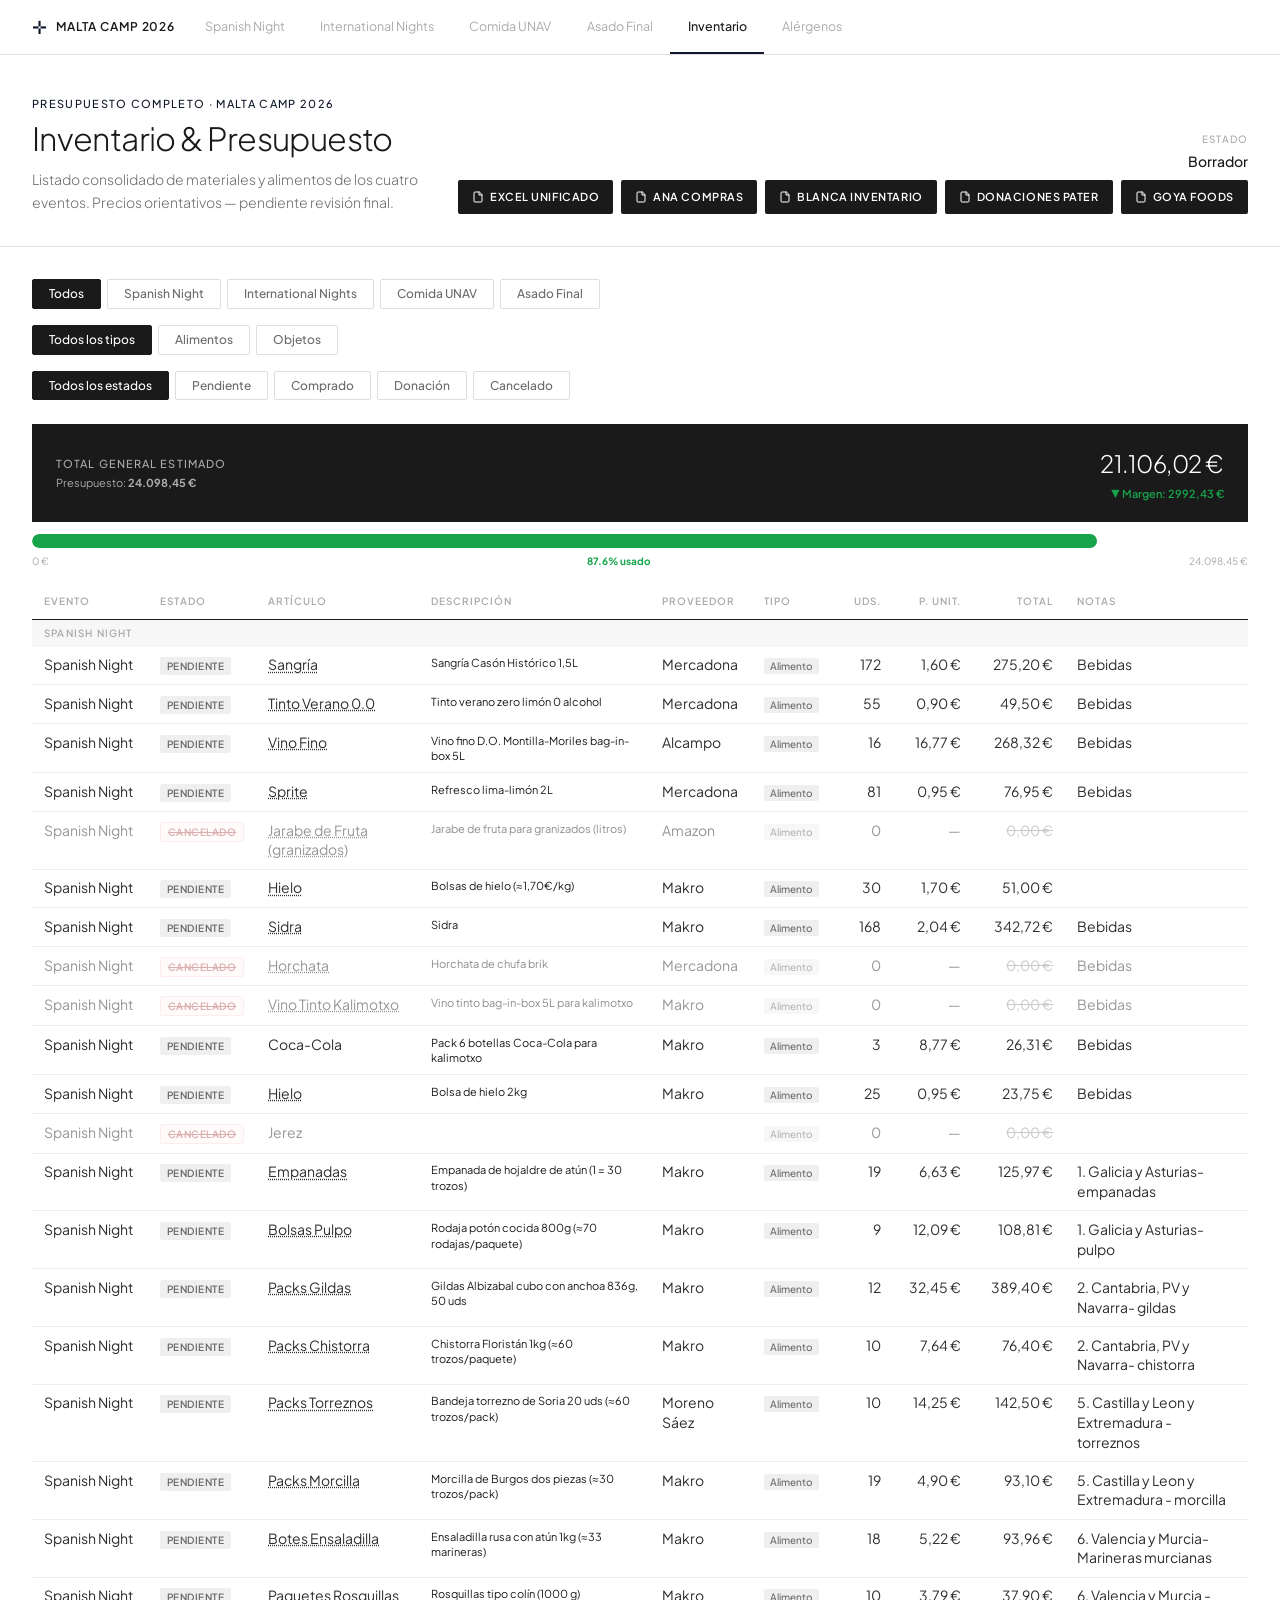
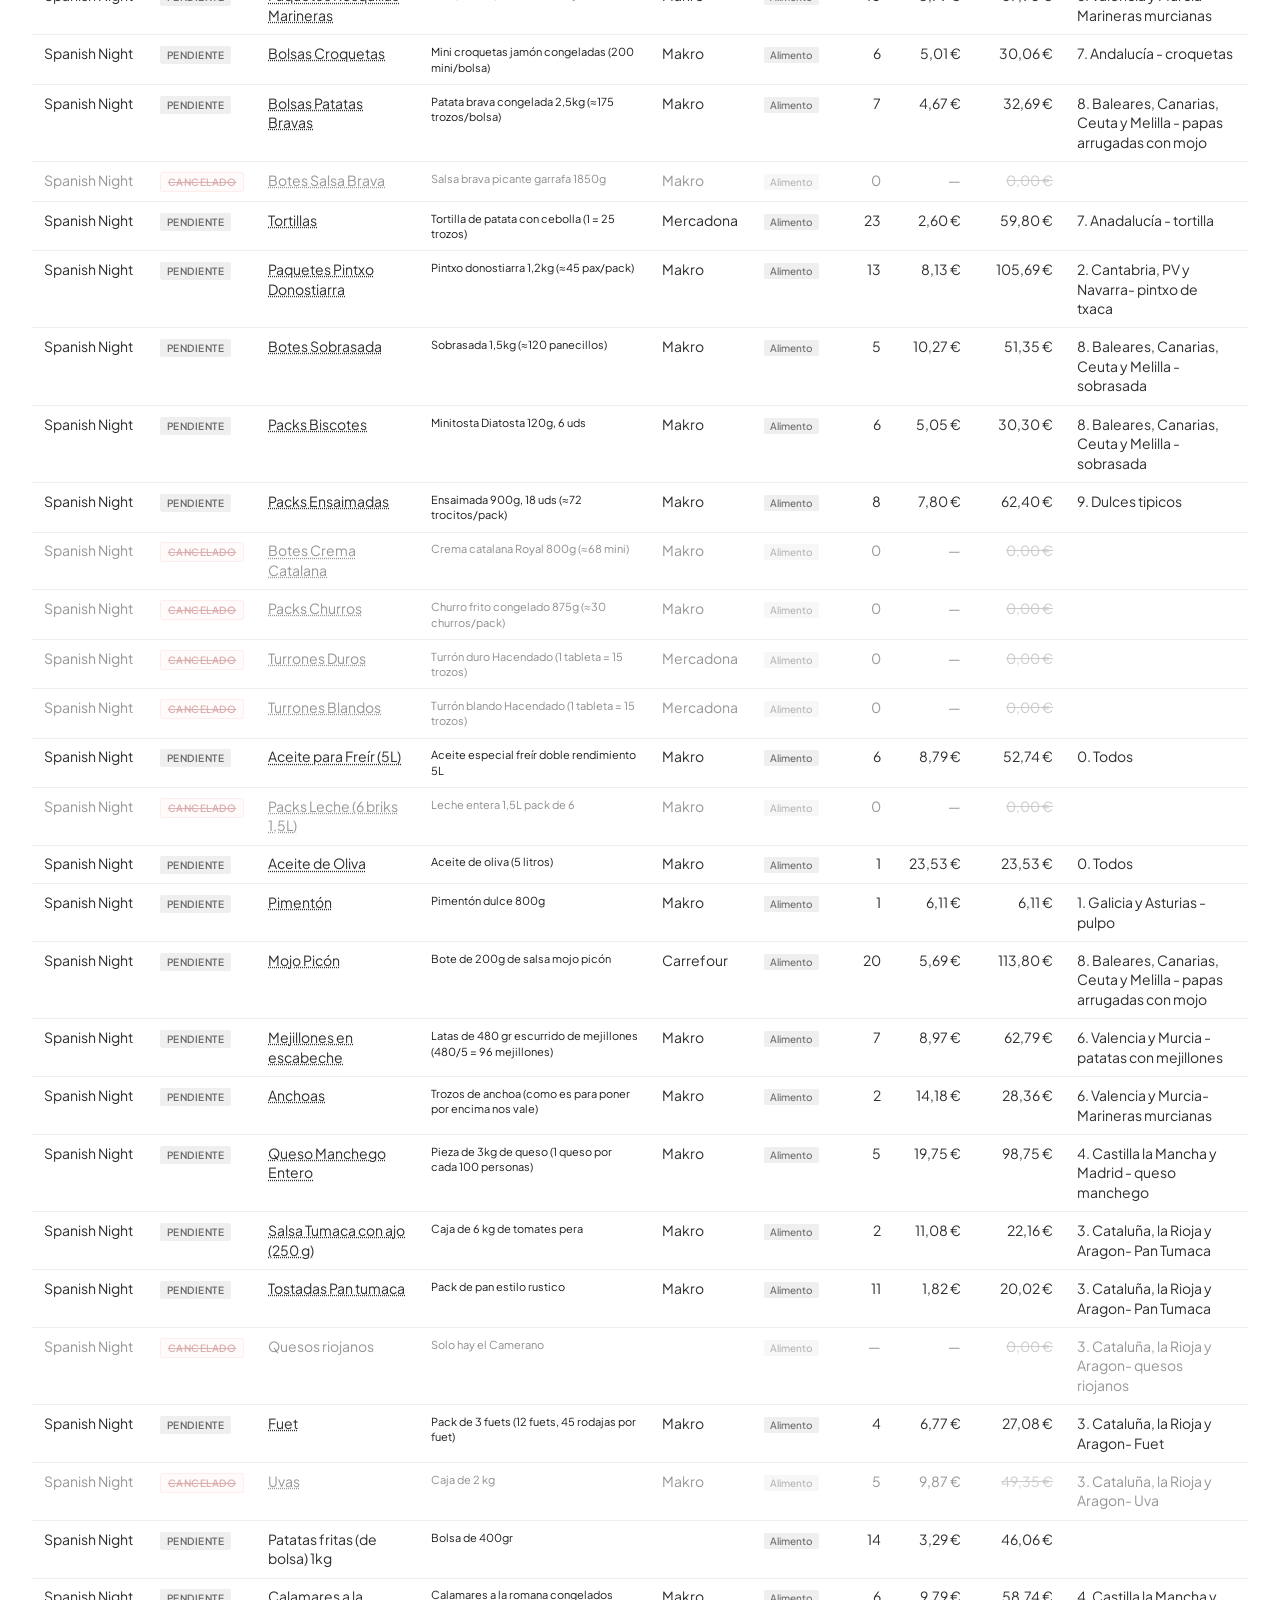
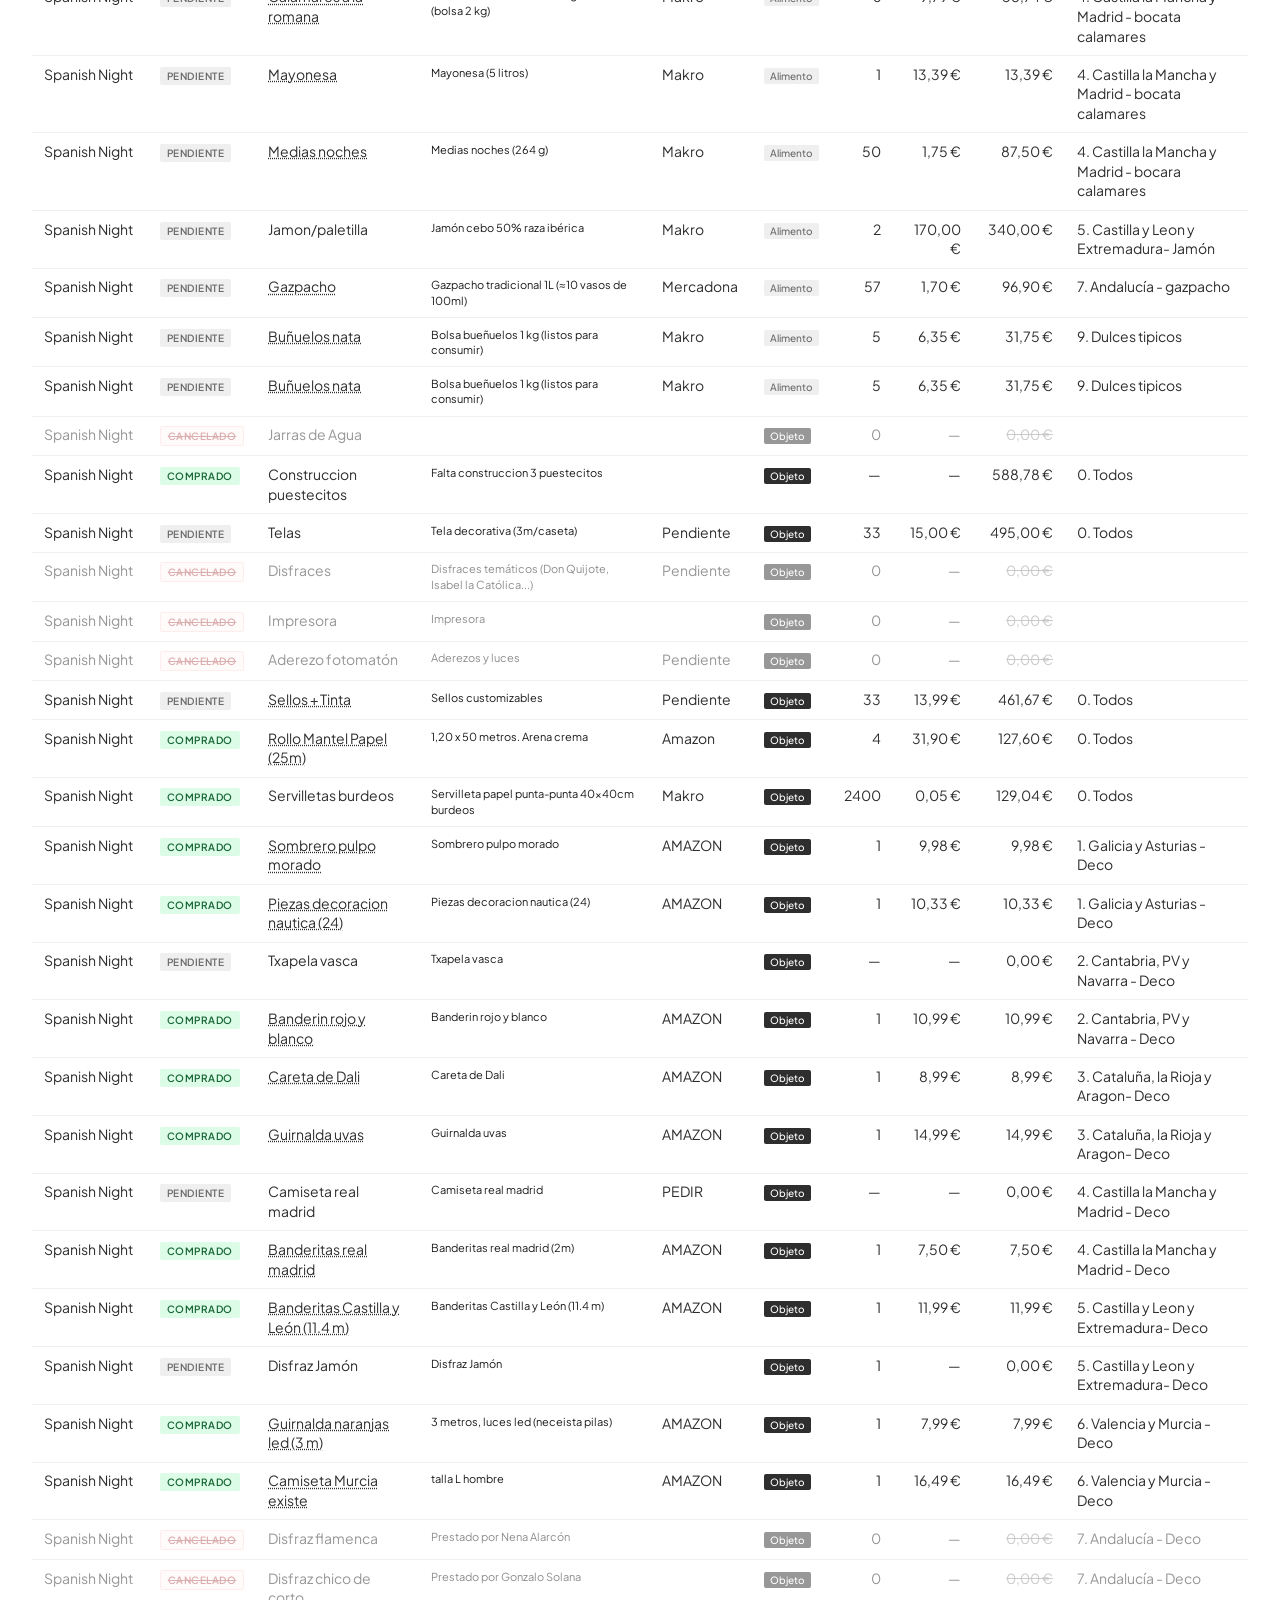
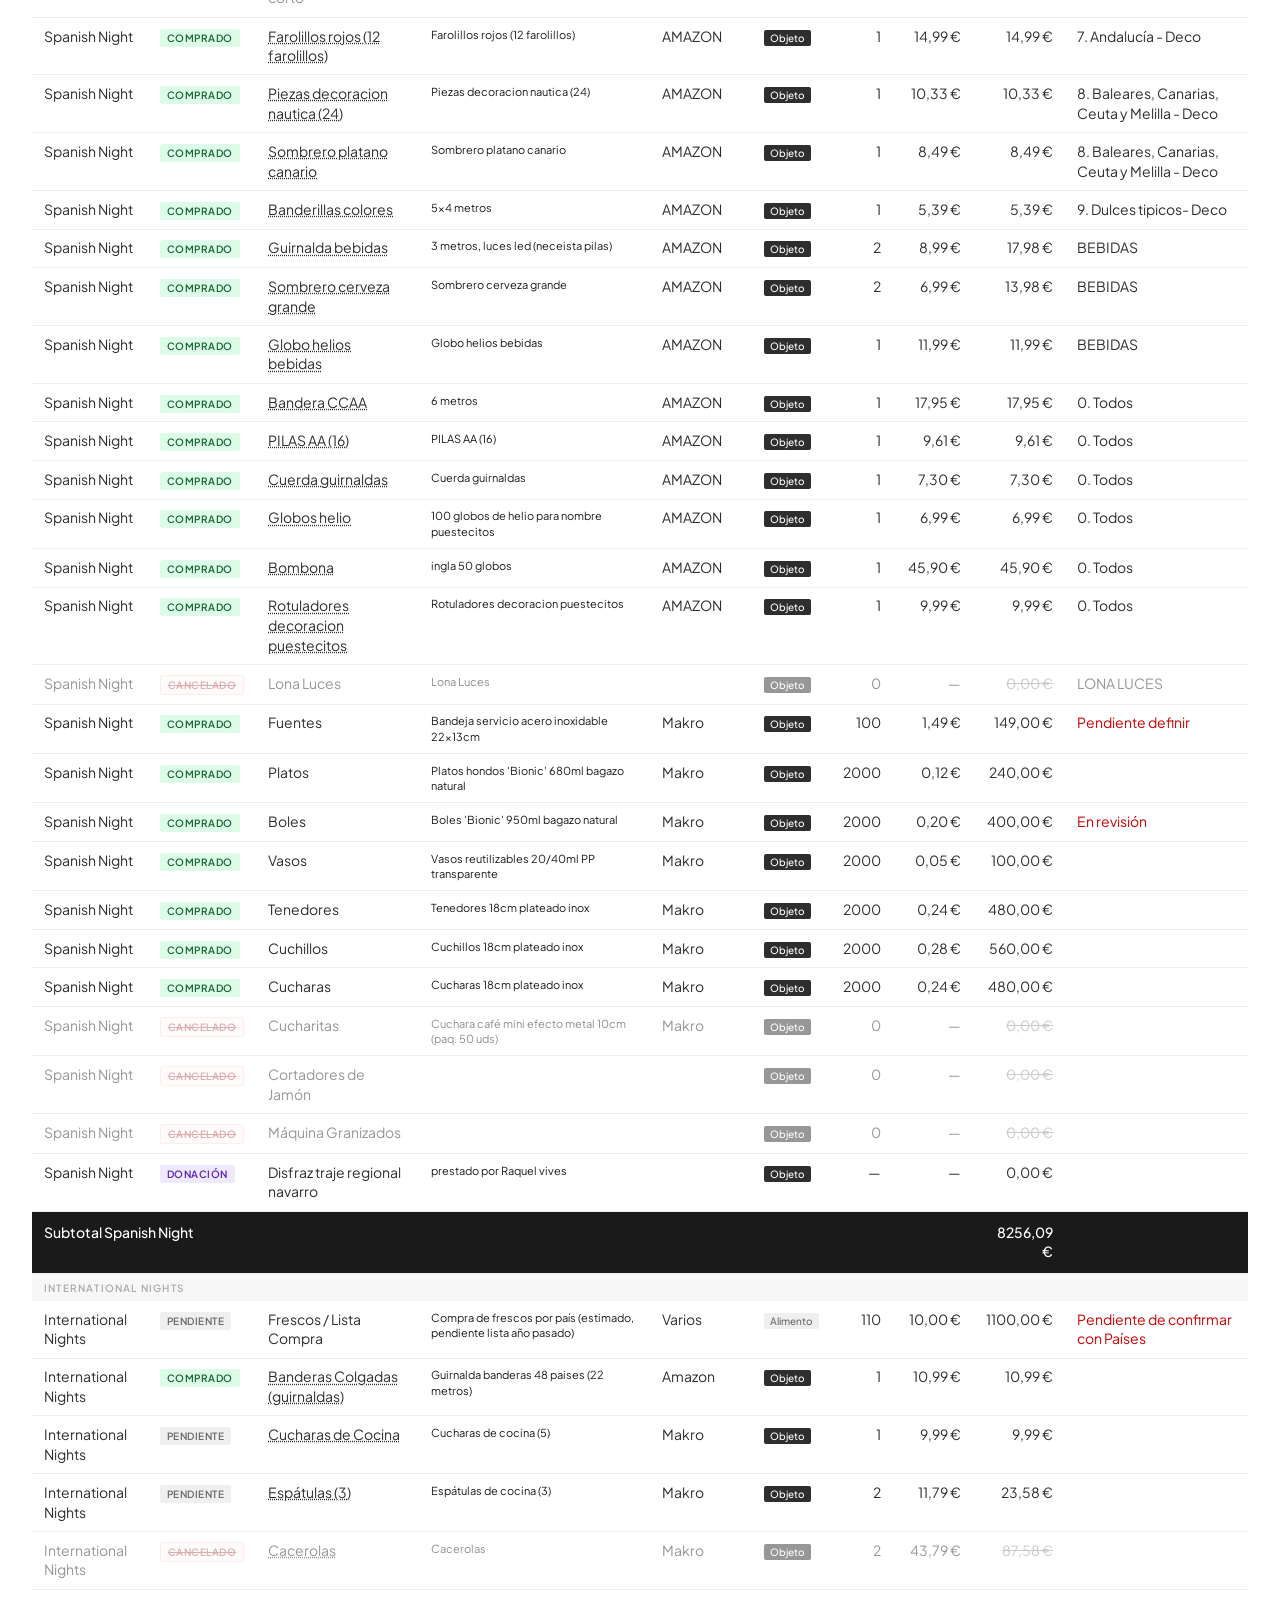
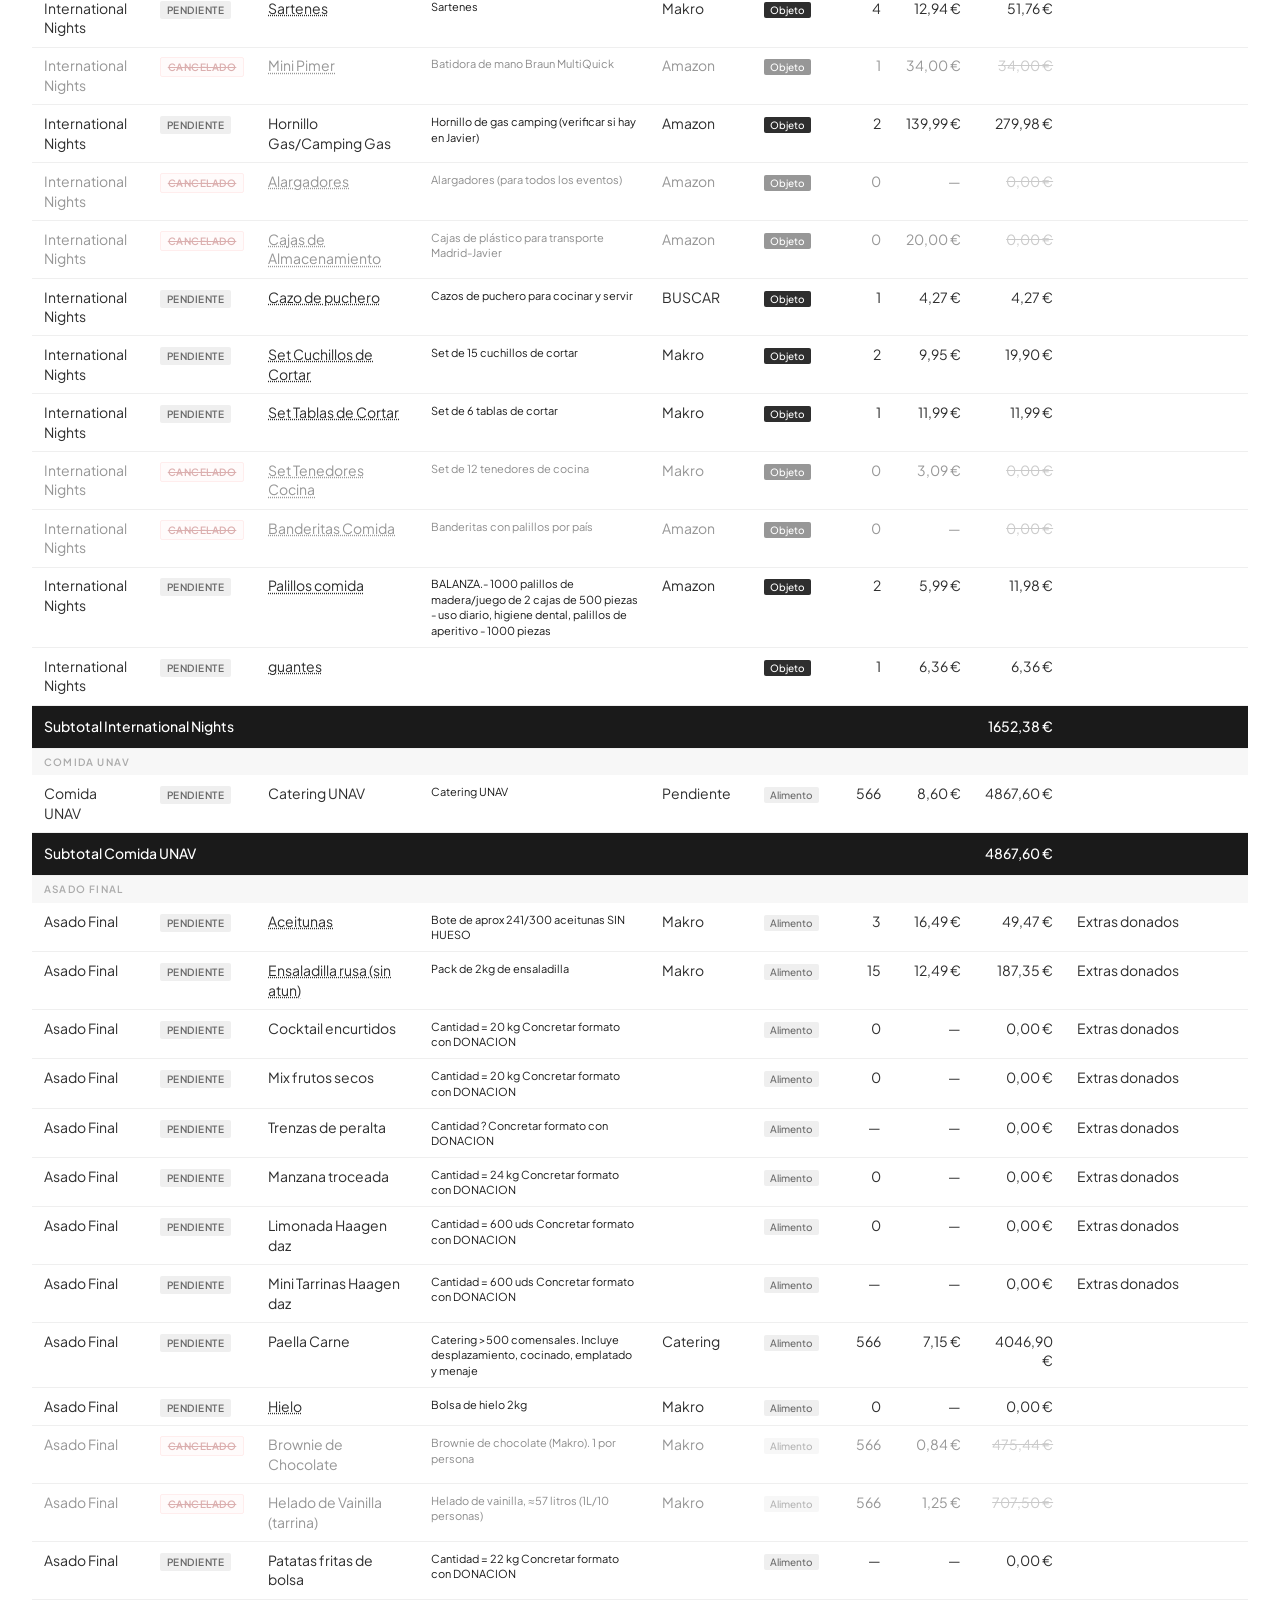
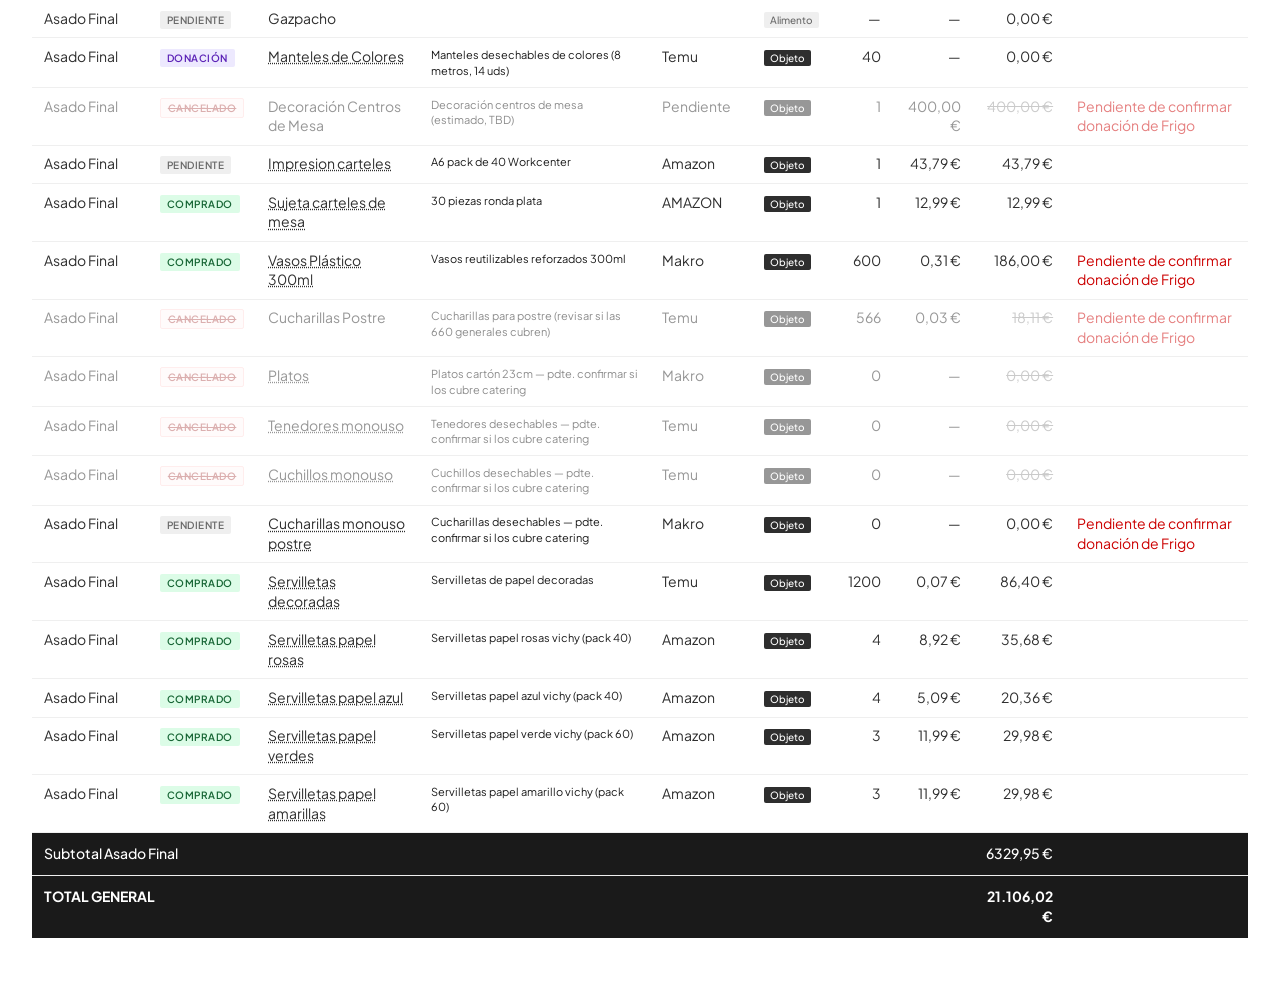
<file: inventario.html>
<!DOCTYPE html>
<html lang="es">
<head>
<meta charset="UTF-8">
<meta name="viewport" content="width=device-width, initial-scale=1.0">
<title>Malta Camp 2026 · Inventario & Presupuesto</title>
<link rel="preconnect" href="https://fonts.googleapis.com">
<link href="https://fonts.googleapis.com/css2?family=Plus+Jakarta+Sans:wght@300;400;500;600&display=swap" rel="stylesheet">
<link rel="stylesheet" href="style.css">
</head>
<body>

<nav class="nav" style="margin-bottom:0">
  <a class="nav-logo" href="index.html" style="text-decoration:none"><span class="nav-cross">✛</span> Malta Camp 2026</a>
  <div class="nav-tabs">
    <a class="nav-tab" href="spanish_night.html" style="text-decoration:none">Spanish Night</a>
    <a class="nav-tab" href="international_nights.html" style="text-decoration:none">International Nights</a>
    <a class="nav-tab" href="comida_unav.html" style="text-decoration:none">Comida UNAV</a>
    <a class="nav-tab" href="asado_final.html" style="text-decoration:none">Asado Final</a>
    <div class="nav-tab active" style="cursor:default">Inventario</div>
    <a class="nav-tab" href="alergenos.html" style="text-decoration:none">Alérgenos</a>
  </div>
</nav>

<div class="ficha-hero">
  <div>
    <div class="ficha-eyebrow">Presupuesto completo · Malta Camp 2026</div>
    <div class="ficha-title">Inventario &amp; Presupuesto</div>
    <div class="ficha-desc">Listado consolidado de materiales y alimentos de los cuatro eventos. Precios orientativos — pendiente revisión final.</div>
  </div>
  <div class="ficha-meta" style="flex-direction:column;align-items:flex-end;gap:0.5rem">
    <div class="meta-item"><div class="meta-label">Estado</div><div class="meta-value">Borrador</div></div>
    <div style="display:flex;flex-wrap:wrap;gap:0.5rem;justify-content:flex-end">
      <a href="https://ordendemalta.sharepoint.com/:x:/r/sites/MaltaCamp2026/_layouts/15/Doc.aspx?sourcedoc=%7BEED1C717-0CBD-49B4-8BA7-6E69DAC64C81%7D&file=0614_PRESU_listado_unificado_eventos.xlsx&action=default&mobileredirect=true"
         target="_blank"
         style="display:inline-flex;align-items:center;gap:6px;padding:8px 14px;background:var(--gray-900);color:var(--white);text-decoration:none;font-size:11px;font-weight:600;letter-spacing:0.05em;text-transform:uppercase;border-radius:var(--radius);white-space:nowrap">
        <svg width="12" height="12" viewBox="0 0 24 24" fill="none" stroke="currentColor" stroke-width="2" stroke-linecap="round" stroke-linejoin="round"><path d="M14 2H6a2 2 0 0 0-2 2v16a2 2 0 0 0 2 2h12a2 2 0 0 0 2-2V8z"/><polyline points="14 2 14 8 20 8"/></svg>
        Excel unificado
      </a>
      <a href="https://ordendemalta.sharepoint.com/:x:/s/MaltaCamp2026/IQCH-faxKfD2RbkiExYLHxKCAQLUYb2GAgXqDe54GVMiYC4?e=c0wcNa"
         target="_blank"
         style="display:inline-flex;align-items:center;gap:6px;padding:8px 14px;background:var(--gray-900);color:var(--white);text-decoration:none;font-size:11px;font-weight:600;letter-spacing:0.05em;text-transform:uppercase;border-radius:var(--radius);white-space:nowrap">
        <svg width="12" height="12" viewBox="0 0 24 24" fill="none" stroke="currentColor" stroke-width="2" stroke-linecap="round" stroke-linejoin="round"><path d="M14 2H6a2 2 0 0 0-2 2v16a2 2 0 0 0 2 2h12a2 2 0 0 0 2-2V8z"/><polyline points="14 2 14 8 20 8"/></svg>
        Ana Compras
      </a>
      <a href="https://ordendemalta.sharepoint.com/:x:/s/MaltaCamp2026/IQC5Gofkzz20SbkZY1LVCoTqAS9XANpb7fZt_OfFRXubROI?e=6AVbft"
         target="_blank"
         style="display:inline-flex;align-items:center;gap:6px;padding:8px 14px;background:var(--gray-900);color:var(--white);text-decoration:none;font-size:11px;font-weight:600;letter-spacing:0.05em;text-transform:uppercase;border-radius:var(--radius);white-space:nowrap">
        <svg width="12" height="12" viewBox="0 0 24 24" fill="none" stroke="currentColor" stroke-width="2" stroke-linecap="round" stroke-linejoin="round"><path d="M14 2H6a2 2 0 0 0-2 2v16a2 2 0 0 0 2 2h12a2 2 0 0 0 2-2V8z"/><polyline points="14 2 14 8 20 8"/></svg>
        Blanca Inventario
      </a>
      <a href="https://ordendemalta.sharepoint.com/:x:/s/MaltaCamp2026/IQAd7Wd49C2DQoNMHzjUkwijATtRj25A7mmsUJS8-tI6g78?e=2nPuy4"
         target="_blank"
         style="display:inline-flex;align-items:center;gap:6px;padding:8px 14px;background:var(--gray-900);color:var(--white);text-decoration:none;font-size:11px;font-weight:600;letter-spacing:0.05em;text-transform:uppercase;border-radius:var(--radius);white-space:nowrap">
        <svg width="12" height="12" viewBox="0 0 24 24" fill="none" stroke="currentColor" stroke-width="2" stroke-linecap="round" stroke-linejoin="round"><path d="M14 2H6a2 2 0 0 0-2 2v16a2 2 0 0 0 2 2h12a2 2 0 0 0 2-2V8z"/><polyline points="14 2 14 8 20 8"/></svg>
        Donaciones Pater
      </a>
      <a href="https://ordendemalta.sharepoint.com/:x:/s/MaltaCamp2026/IQB785_rucR5SrVNszlqNtT9Ae3mHIfRxxOpi0n2HTycnl8?e=4o12yU"
         target="_blank"
         style="display:inline-flex;align-items:center;gap:6px;padding:8px 14px;background:var(--gray-900);color:var(--white);text-decoration:none;font-size:11px;font-weight:600;letter-spacing:0.05em;text-transform:uppercase;border-radius:var(--radius);white-space:nowrap">
        <svg width="12" height="12" viewBox="0 0 24 24" fill="none" stroke="currentColor" stroke-width="2" stroke-linecap="round" stroke-linejoin="round"><path d="M14 2H6a2 2 0 0 0-2 2v16a2 2 0 0 0 2 2h12a2 2 0 0 0 2-2V8z"/><polyline points="14 2 14 8 20 8"/></svg>
        Goya Foods
      </a>
    </div>
  </div>
</div>

<div id="inv-container" style="padding: 2rem 2rem 4rem;"></div>

<style>
.status-cancelado { background: #fef2f2; color: #991b1b; border: 1px solid #fecaca; text-decoration: line-through; opacity: .7; }
.inv-loading { padding: 3rem 2rem; color: var(--gray-400); font-size: 13px; }
</style>
<script>
const INV_LABELS = {spanish:'Spanish Night', international:'International Nights', comida:'Comida UNAV', asado:'Asado Final'};
const INV_BUDGET = {all:24098.45, spanish:10175.73, international:2057.92, asado:6204.80, comida:5660.00};
let INV_DATA = [];
let currentEvent  = 'all';
let currentType   = 'all';
let currentStatus = 'all';

function parsePrice(s) {
  return parseFloat((s||'').replace(/[€\s]/g,'').replace(/,/g,'')) || 0;
}
function mapEvent(s) {
  if (/spanish/i.test(s))       return 'spanish';
  if (/international/i.test(s)) return 'international';
  if (/asado/i.test(s))         return 'asado';
  return 'comida';
}
function mapStatus(s) {
  const l = (s||'').toLowerCase();
  if (l.includes('comprado')) return 'Comprado';
  if (l.includes('donaci'))   return 'Donación';
  if (l.includes('cancel'))   return 'Cancelado';
  return 'Pendiente';
}
function parseCSV(text) {
  const lines = text.trim().split(/\r?\n/);
  const headers = lines[0].split(';');
  const idx = k => headers.findIndex(h => h.trim() === k);
  const iEvento  = idx('Nombre Evento');
  const iEstado  = idx('Comprado?');
  const iTipo    = idx('Consumible o material');
  const iProd    = idx('Producto');
  const iDesc    = idx('Descripción');
  const iUnidad  = idx('Unidad Real');
  const iPUnit   = idx('Precio/Unidad Real');
  const iPReal   = idx('Precio Real (€)');
  const iLink    = idx('Link Compra');
  const iProvee  = idx('Proveedor');
  const iNotas   = idx('Notas');
  return lines.slice(1).filter(l => l.trim()).map(line => {
    const c = line.split(';');
    const g = i => (c[i]||'').trim();
    return {
      e:    mapEvent(g(iEvento)),
      s:    mapStatus(g(iEstado)),
      a:    g(iProd),
      desc: g(iDesc),
      pr:   g(iProvee),
      ti:   /material/i.test(g(iTipo)) ? 'Objeto' : 'Alimento',
      u:    g(iUnidad),
      p:    parsePrice(g(iPUnit)),
      t:    parsePrice(g(iPReal)),
      n:    g(iNotas),
      link: g(iLink),
    };
  });
}

fetch('./excel_ult_version.csv')
  .then(r => { if (!r.ok) throw new Error(`HTTP ${r.status}`); return r.text(); })
  .then(text => { INV_DATA = parseCSV(text); renderInv('all', 'all', 'all'); })
  .catch(err => {
    document.getElementById('inv-container').innerHTML =
      `<div class="inv-loading" style="color:var(--red)">
        Error cargando CSV: ${err.message}<br>
        <span style="font-size:11px;opacity:.7">Abre el archivo desde un servidor local (VS Code → botón "Go Live").</span>
      </div>`;
  });

function invFmt(n) {
  return n.toLocaleString('es-ES',{minimumFractionDigits:2,maximumFractionDigits:2})+' €';
}
function invFmtU(n) {
  const d = (n>0 && n<0.1 && Math.round(n*1000)!==Math.round(n*100)*10) ? 3 : 2;
  return n.toLocaleString('es-ES',{minimumFractionDigits:d,maximumFractionDigits:d})+' €';
}

function setEvent(ev)  { renderInv(ev, currentType, currentStatus); }
function setType(ty)   { renderInv(currentEvent, ty, currentStatus); }
function setStatus(st) { renderInv(currentEvent, currentType, st); }

function renderInv(ev, ty, st) {
  currentEvent  = ev;
  currentType   = ty;
  currentStatus = st;
  const c = document.getElementById('inv-container');
  if (!c) return;

  const events = currentEvent === 'all'
    ? ['spanish','international','comida','asado']
    : [currentEvent];

  const filteredRows = INV_DATA.filter(r =>
    (currentEvent  === 'all' || r.e  === currentEvent) &&
    (currentType   === 'all' || r.ti === currentType) &&
    (currentStatus === 'all' || r.s  === currentStatus)
  );
  const gt = filteredRows.reduce((s,r) => s+r.t, 0);

  let h = '<div class="inv-filter-row">';
  [['all','Todos'],['spanish','Spanish Night'],['international','International Nights'],['comida','Comida UNAV'],['asado','Asado Final']].forEach(([f,l])=>{
    h += `<button class="inv-filter-btn${currentEvent===f?' active':''}" onclick="setEvent('${f}')">${l}</button>`;
  });
  h += '</div>';

  h += '<div class="inv-filter-row" style="margin-top:-0.5rem">';
  [['all','Todos los tipos'],['Alimento','Alimentos'],['Objeto','Objetos']].forEach(([f,l])=>{
    h += `<button class="inv-filter-btn${currentType===f?' active':''}" onclick="setType('${f}')">${l}</button>`;
  });
  h += '</div>';

  h += '<div class="inv-filter-row" style="margin-top:-0.5rem">';
  [['all','Todos los estados'],['Pendiente','Pendiente'],['Comprado','Comprado'],['Donación','Donación'],['Cancelado','Cancelado']].forEach(([f,l])=>{
    h += `<button class="inv-filter-btn${currentStatus===f?' active':''}" onclick="setStatus('${f}')">${l}</button>`;
  });
  h += '</div>';

  const budget   = INV_BUDGET[currentEvent] || 0;
  const rawPct   = budget ? gt / budget * 100 : 0;
  const barPct   = Math.min(rawPct, 100);
  const margen   = budget - gt;
  const barColor = rawPct > 100 ? '#dc2626' : rawPct >= 90 ? '#9ca3af' : '#16a34a';
  h += `
  <div class="total-bar" style="margin-bottom:0.75rem">
    <div>
      <div class="total-bar-label">${currentEvent==='all'?'Total general estimado':INV_LABELS[currentEvent]}</div>
      <div style="font-size:11px;color:var(--gray-400);margin-top:2px">Presupuesto: <strong style="color:var(--gray-400)">${invFmt(budget)}</strong></div>
    </div>
    <div style="text-align:right">
      <div class="total-bar-amount">${invFmt(gt)}</div>
      <div style="font-size:11px;margin-top:2px;color:${margen>=0?'#16a34a':'#dc2626'};font-weight:600">
        ${margen>=0?'▼ Margen: '+invFmt(margen):'▲ Excedido: '+invFmt(-margen)}
      </div>
    </div>
  </div>
  <div style="margin-bottom:1.5rem">
    <div style="background:rgba(255,255,255,0.12);border-radius:99px;height:14px;overflow:hidden">
      <div style="height:100%;width:${barPct.toFixed(1)}%;background:${barColor};border-radius:99px;transition:width .4s"></div>
    </div>
    <div style="display:flex;justify-content:space-between;font-size:10px;color:var(--gray-400);margin-top:5px">
      <span>0 €</span>
      <span style="color:${barColor};font-weight:700">${rawPct.toFixed(1)}% usado</span>
      <span>${invFmt(budget)}</span>
    </div>
  </div>`;

  h += '<div class="inv-table-wrap">';
  h += `<table class="inv-table"><thead><tr>
    <th>Evento</th><th>Estado</th><th>Artículo</th><th>Descripción</th><th>Proveedor</th><th>Tipo</th>
    <th style="text-align:right">Uds.</th><th style="text-align:right">P. unit.</th>
    <th style="text-align:right">Total</th><th style="text-align:left">Notas</th>
  </tr></thead><tbody>`;

  const statusBadge = s => {
    const cls = s==='Comprado'  ? 'status-comprado'
              : s==='Donación'  ? 'status-donacion'
              : s==='Cancelado' ? 'status-cancelado'
              : 'status-pendiente';
    return `<span class="status ${cls}">${s||'Pendiente'}</span>`;
  };
  const artCell = r => {
    const name = r.link && r.link.startsWith('http')
      ? `<a href="${r.link}" target="_blank" style="color:inherit;text-decoration:underline dotted">${r.a}</a>`
      : r.a;
    return `<td>${name}</td>`;
  };

  events.forEach(evKey => {
    const evRows = INV_DATA.filter(r =>
      r.e === evKey &&
      (currentType   === 'all' || r.ti === currentType) &&
      (currentStatus === 'all' || r.s  === currentStatus)
    );
    if (!evRows.length) return;
    const sub = evRows.reduce((s,r) => s+r.t, 0);
    h += `<tr class="inv-sec"><td colspan="10">${INV_LABELS[evKey]}</td></tr>`;
    evRows.forEach(r => {
      const isRed = r.n && (r.n.includes('En revisión')||r.n.includes('Pendiente')||r.n.includes('Pdte.'));
      const ns = `style="text-align:left${isRed?';color:var(--red)':''}"`;
      const cancelled = r.s === 'Cancelado';
      const rowStyle = cancelled ? ' style="opacity:.5"' : '';
      h += `<tr${rowStyle}><td>${INV_LABELS[r.e]}</td><td>${statusBadge(r.s)}</td>${artCell(r)}<td style="color:var(--gray-500);font-size:11px">${r.desc}</td><td>${r.pr}</td>
        <td><span class="tag ${r.ti==='Alimento'?'tag-a':'tag-o'}">${r.ti}</span></td>
        <td style="text-align:right">${r.u||'—'}</td>
        <td style="text-align:right">${r.p ? invFmtU(r.p) : '—'}</td>
        <td style="text-align:right">${cancelled ? '<span style="text-decoration:line-through;opacity:.5">'+invFmt(r.t)+'</span>' : invFmt(r.t)}</td>
        <td ${ns}>${r.n}</td></tr>`;
    });
    h += `<tr class="inv-total"><td colspan="8">Subtotal ${INV_LABELS[evKey]}</td><td style="text-align:right">${invFmt(sub)}</td><td></td></tr>`;
  });

  if (currentEvent === 'all') {
    h += `<tr class="inv-total"><td colspan="8"><strong>TOTAL GENERAL</strong></td><td style="text-align:right"><strong>${invFmt(gt)}</strong></td><td></td></tr>`;
  }

  h += '</tbody></table></div>';
  c.innerHTML = h;
}

</script>
</body>
</html>
</file>
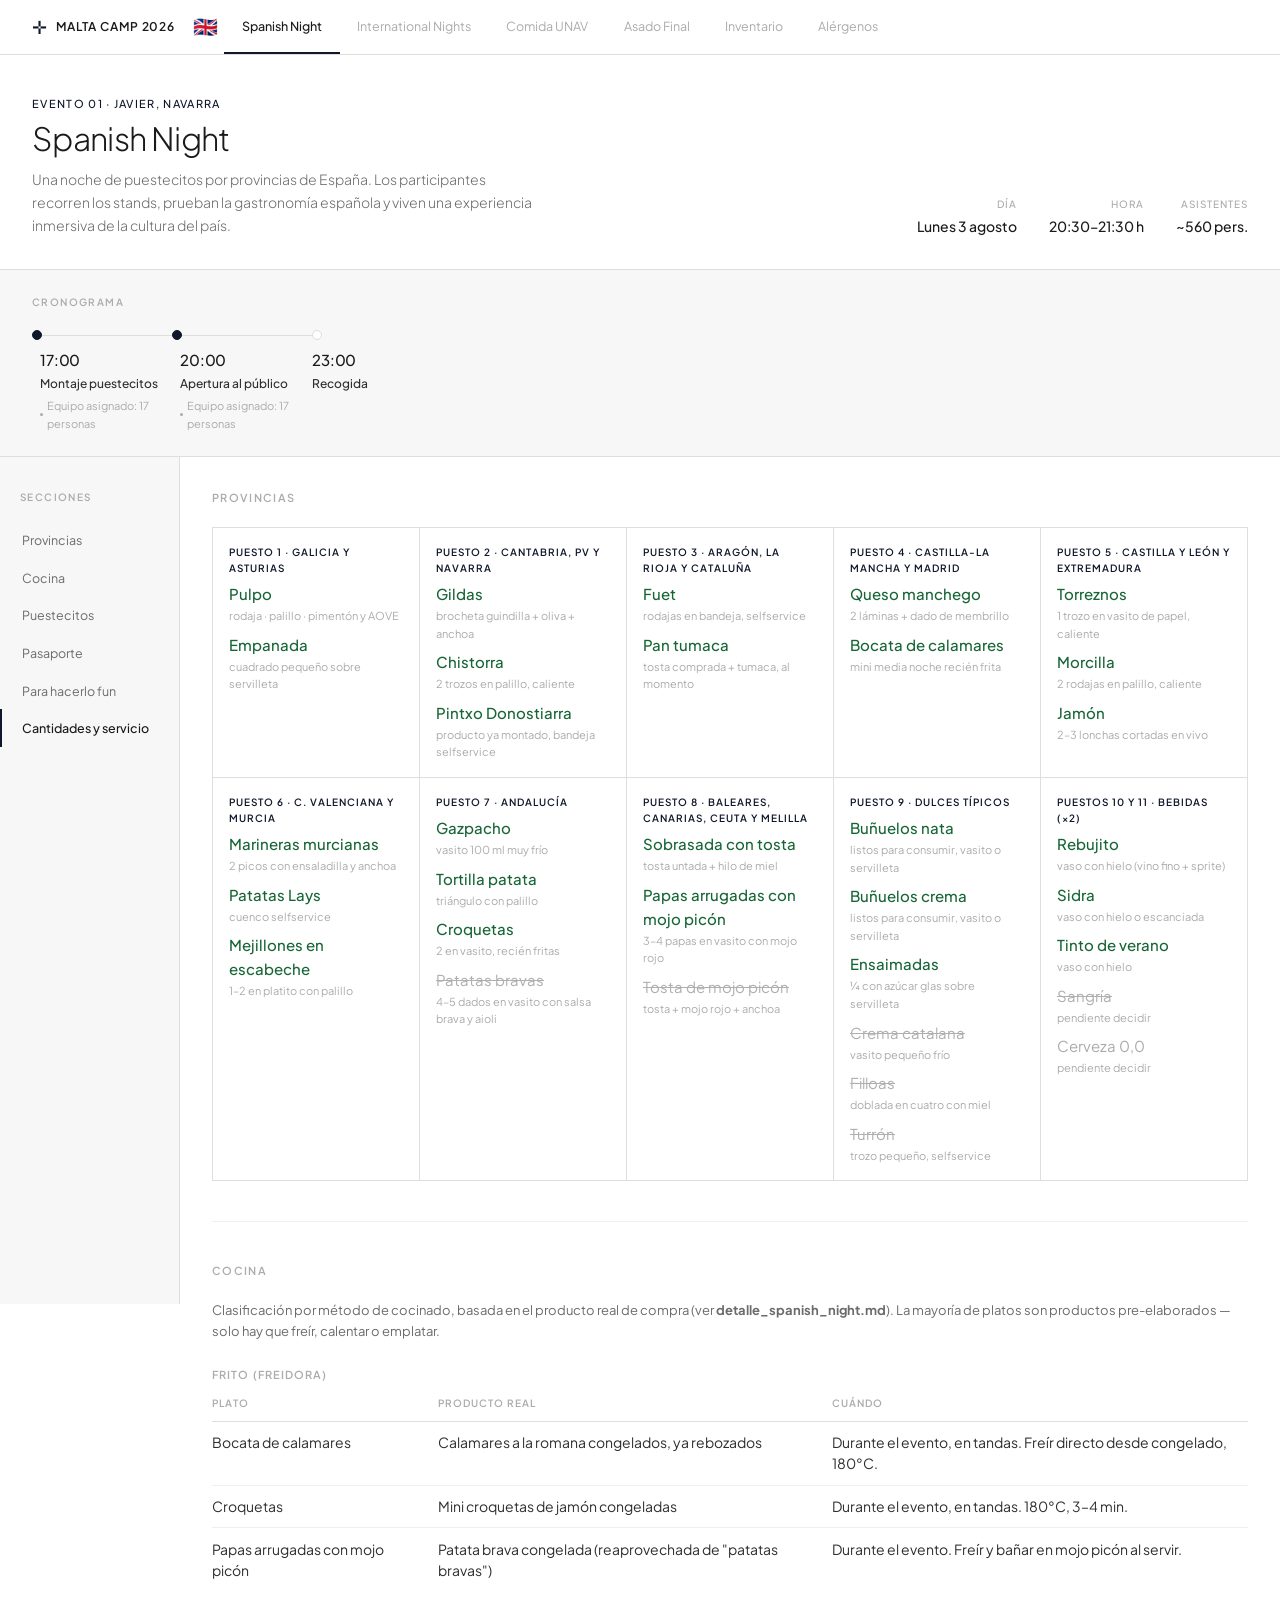
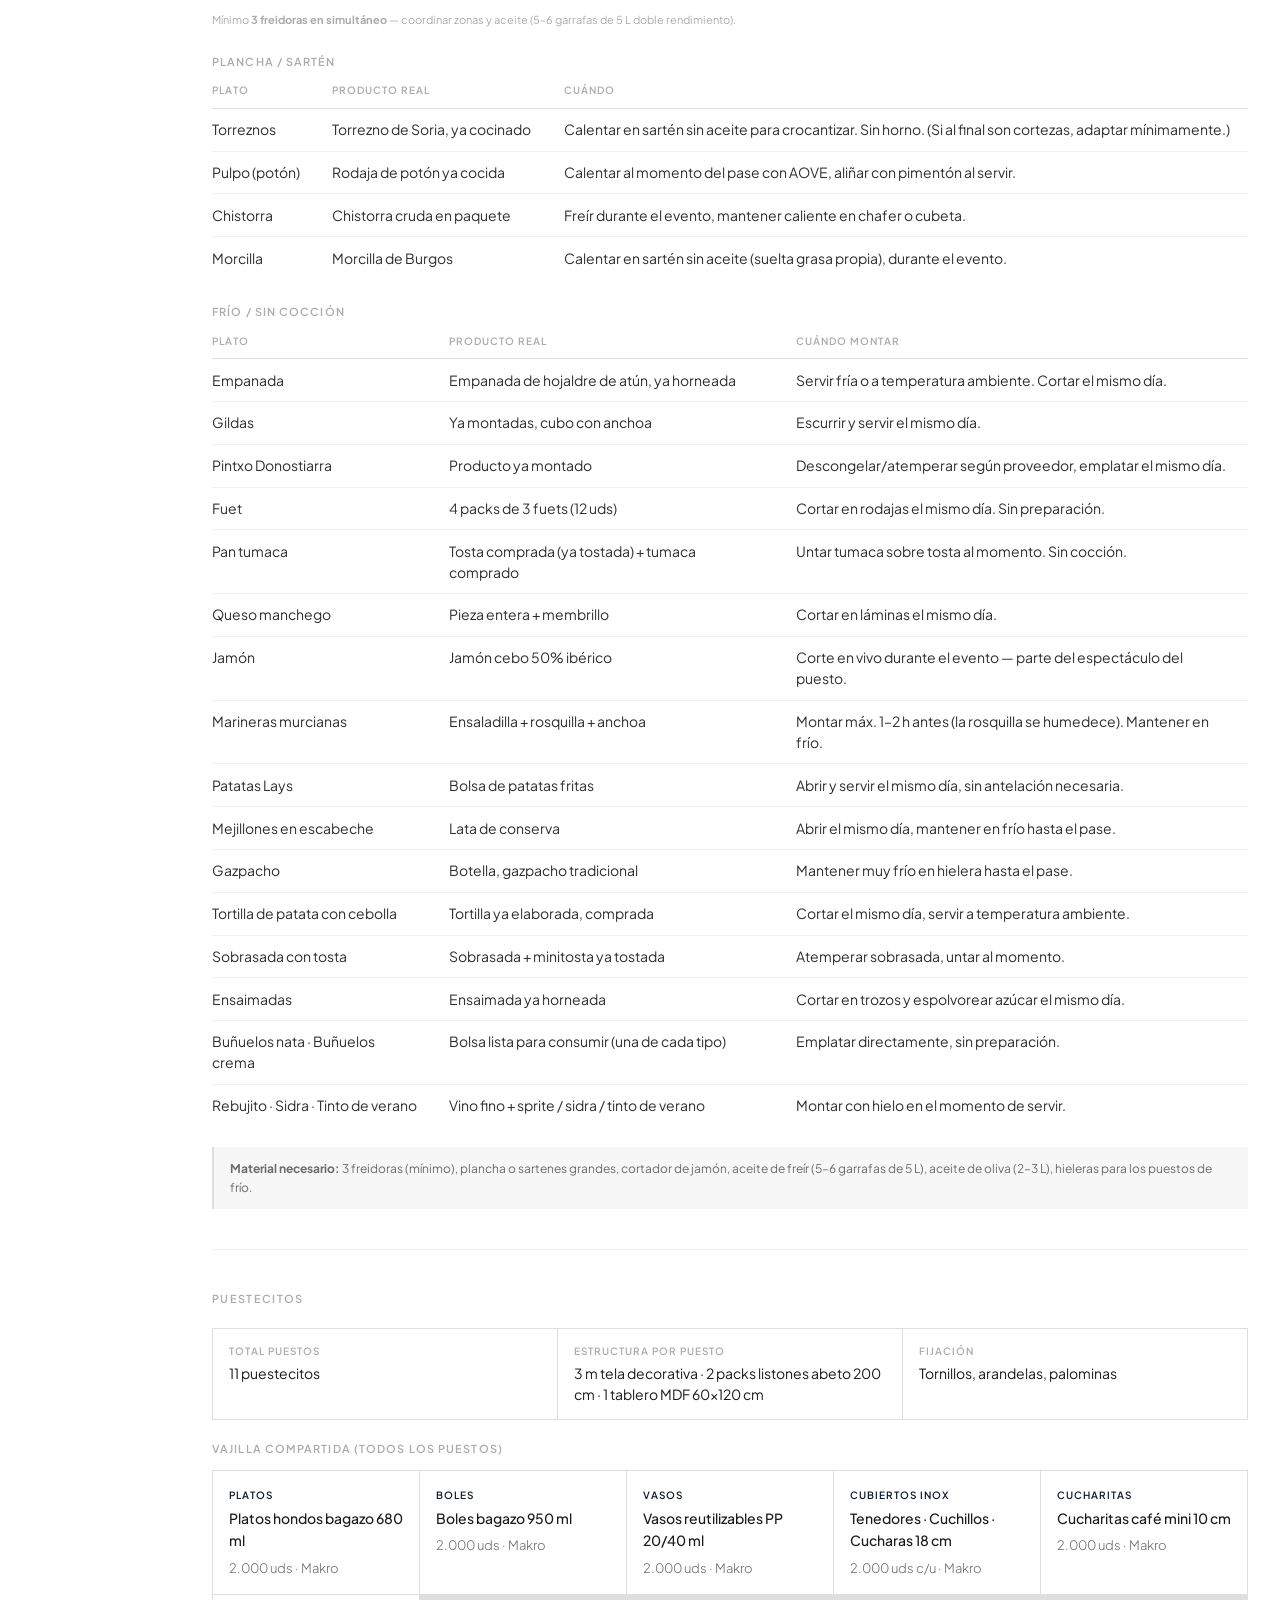
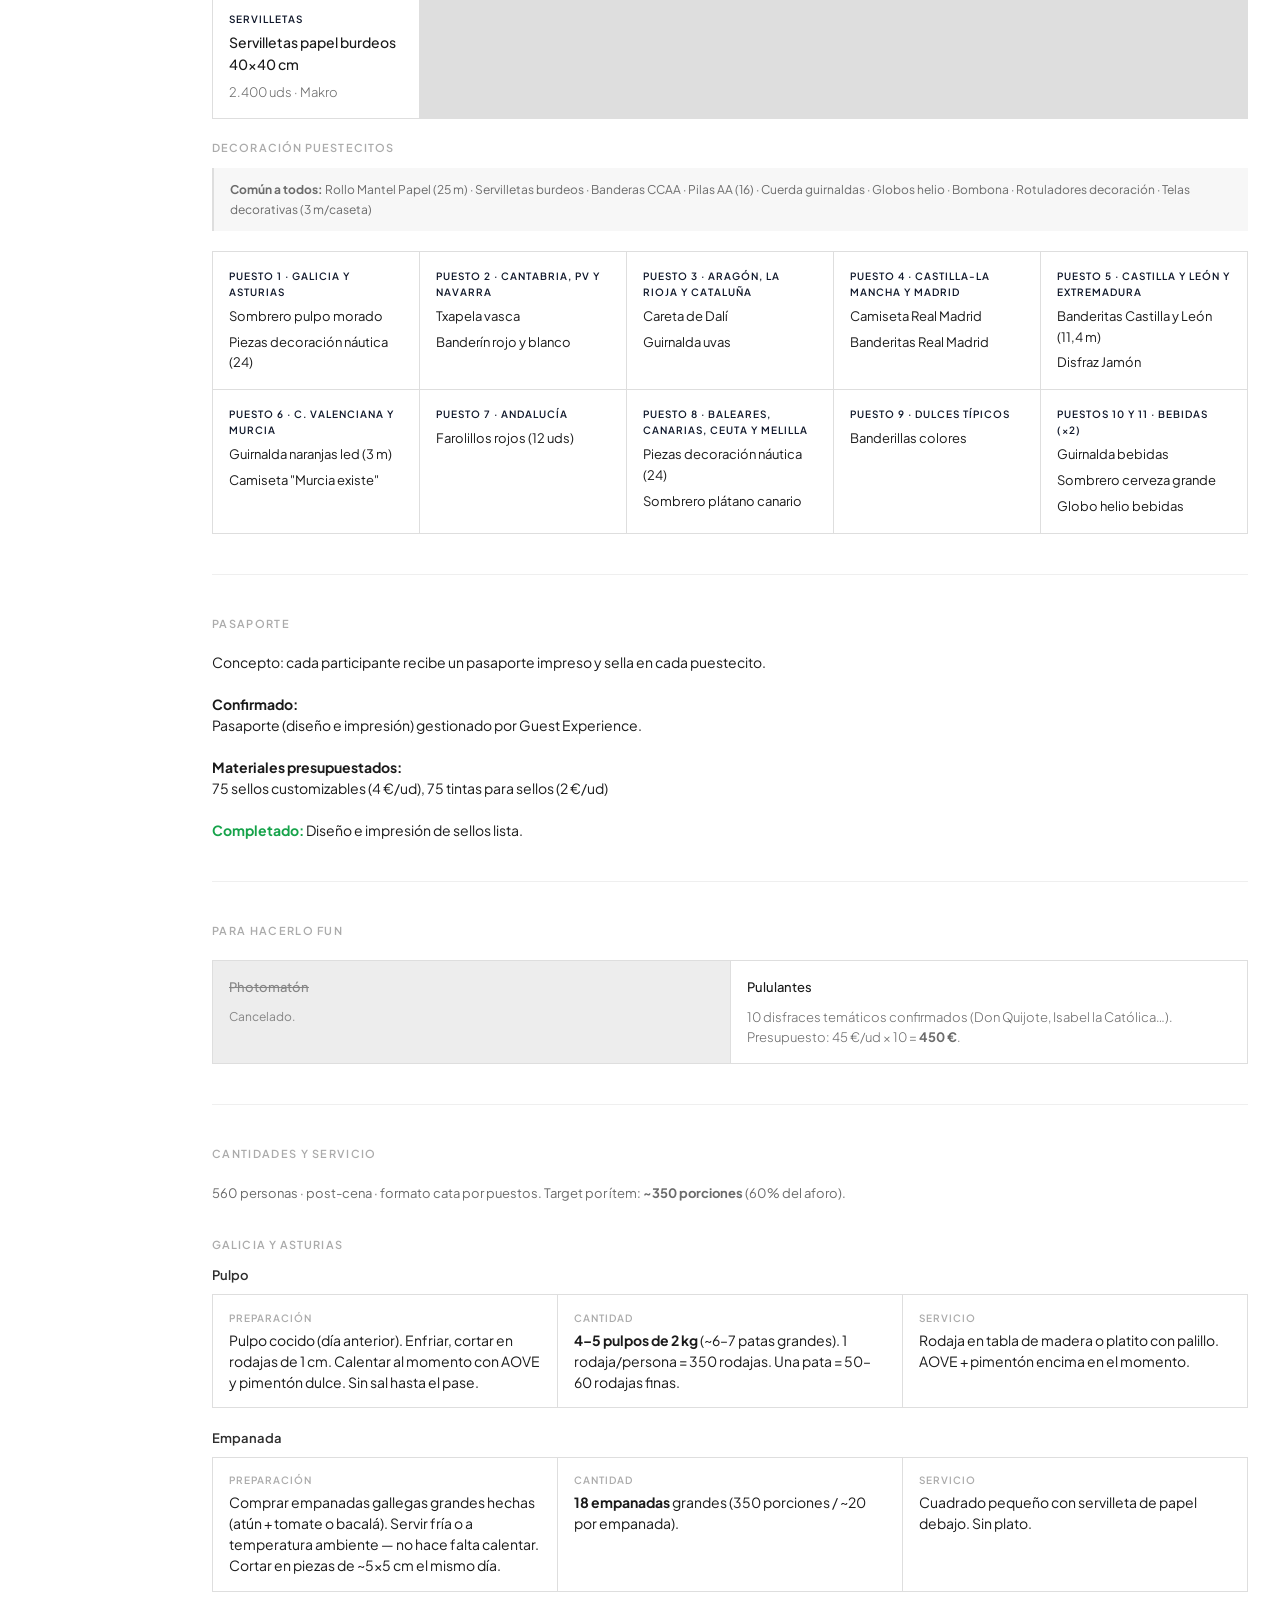
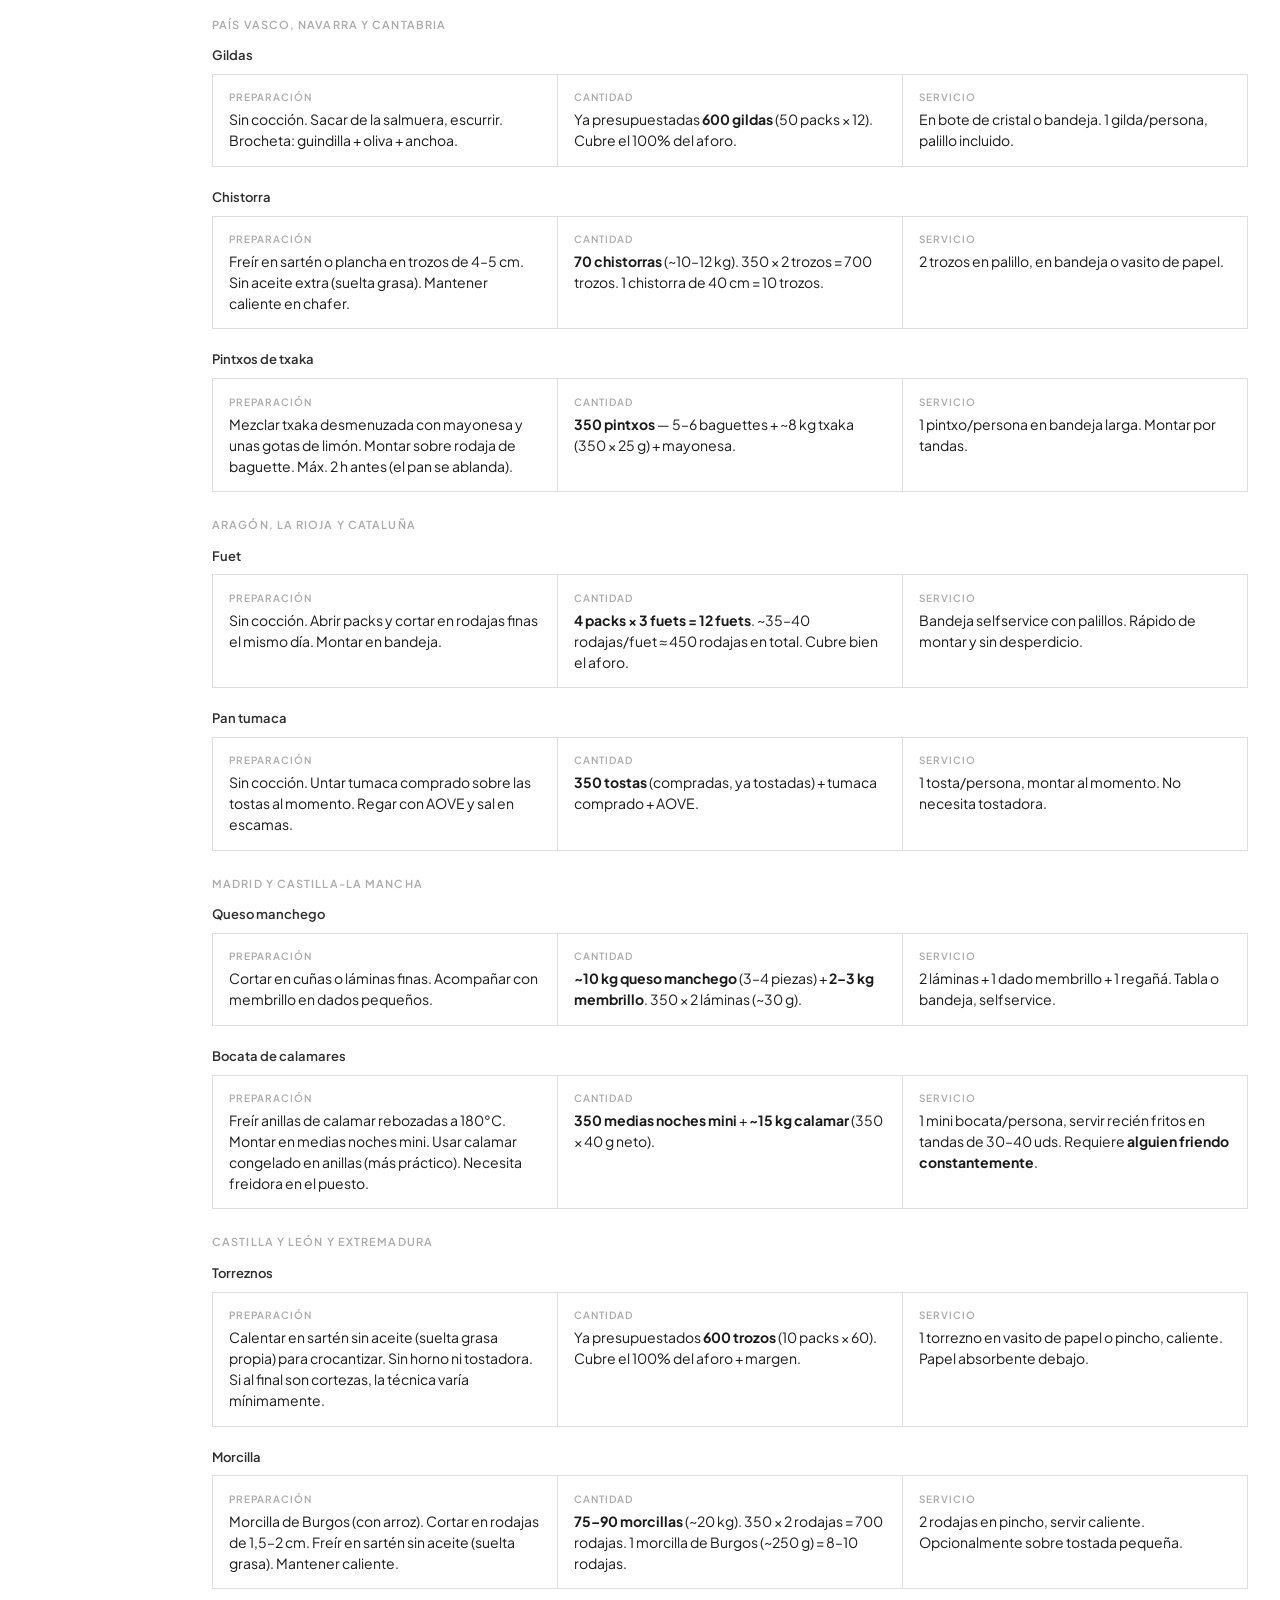
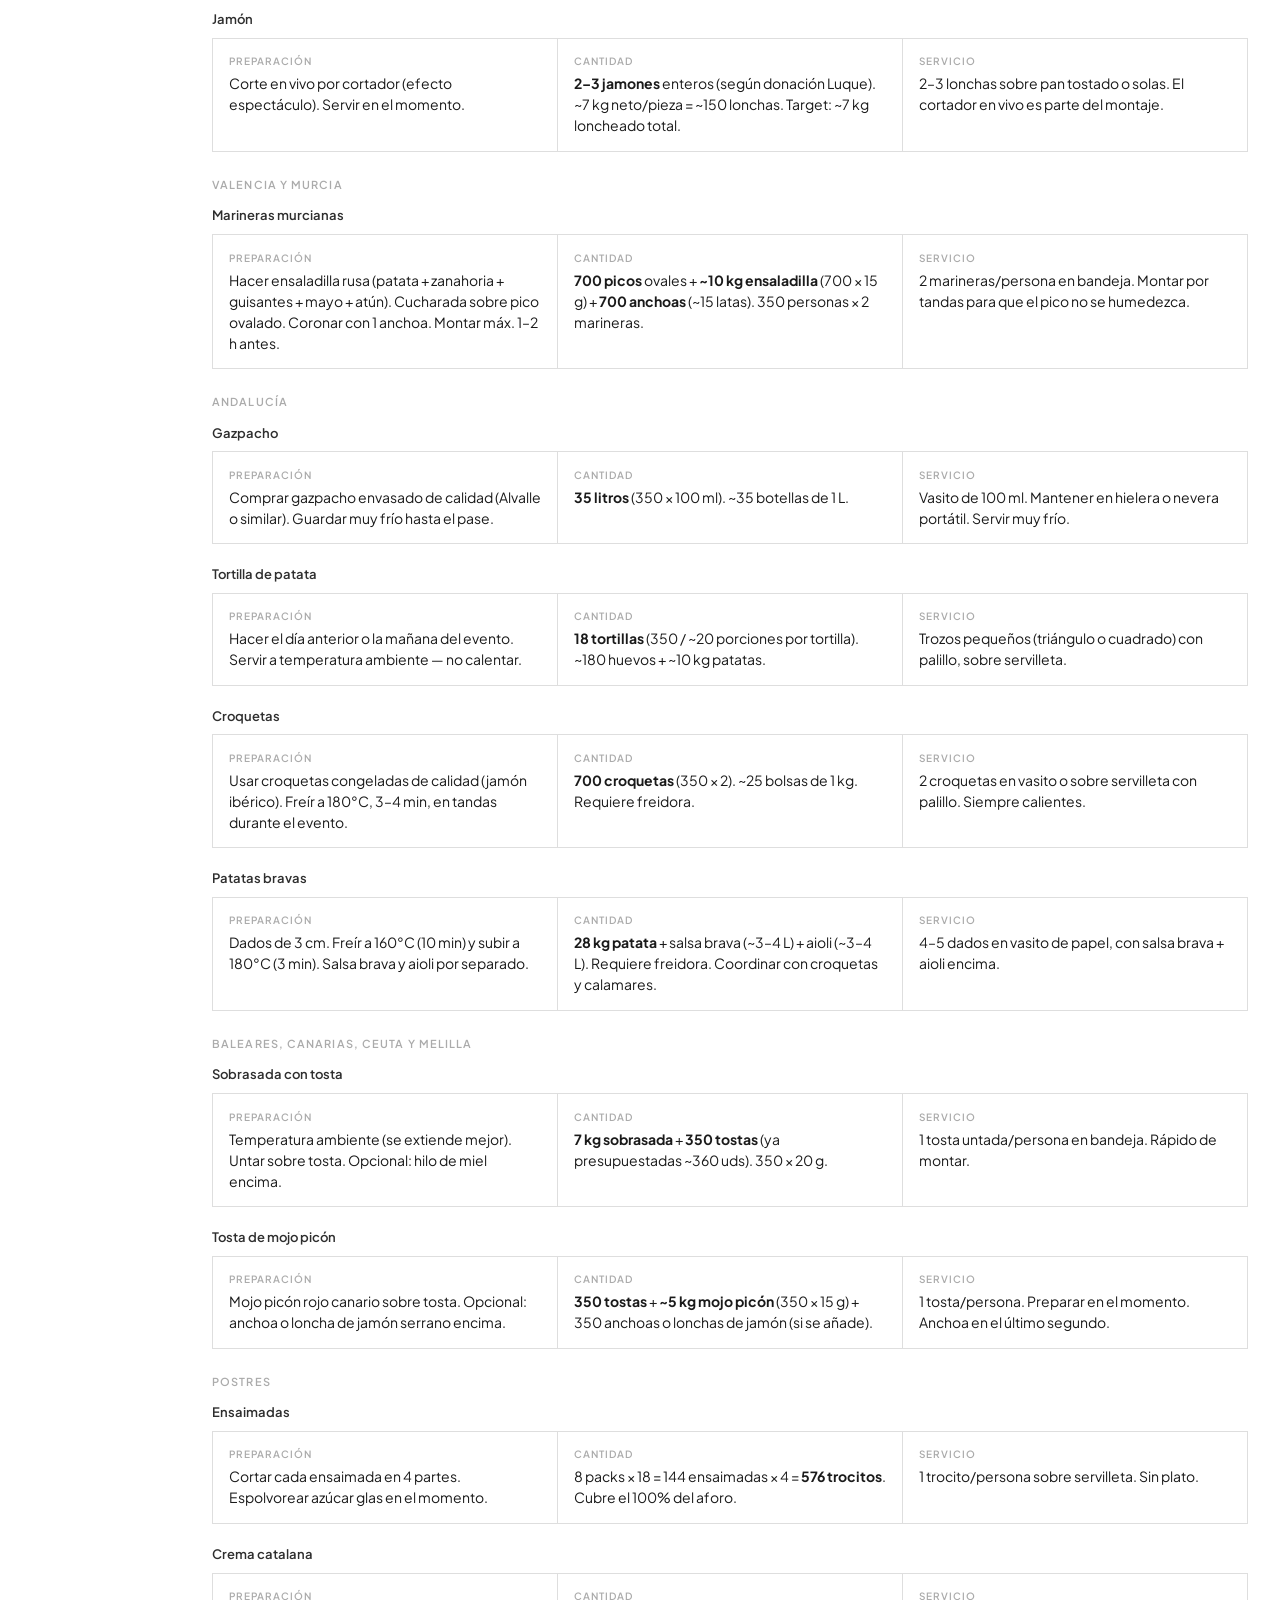
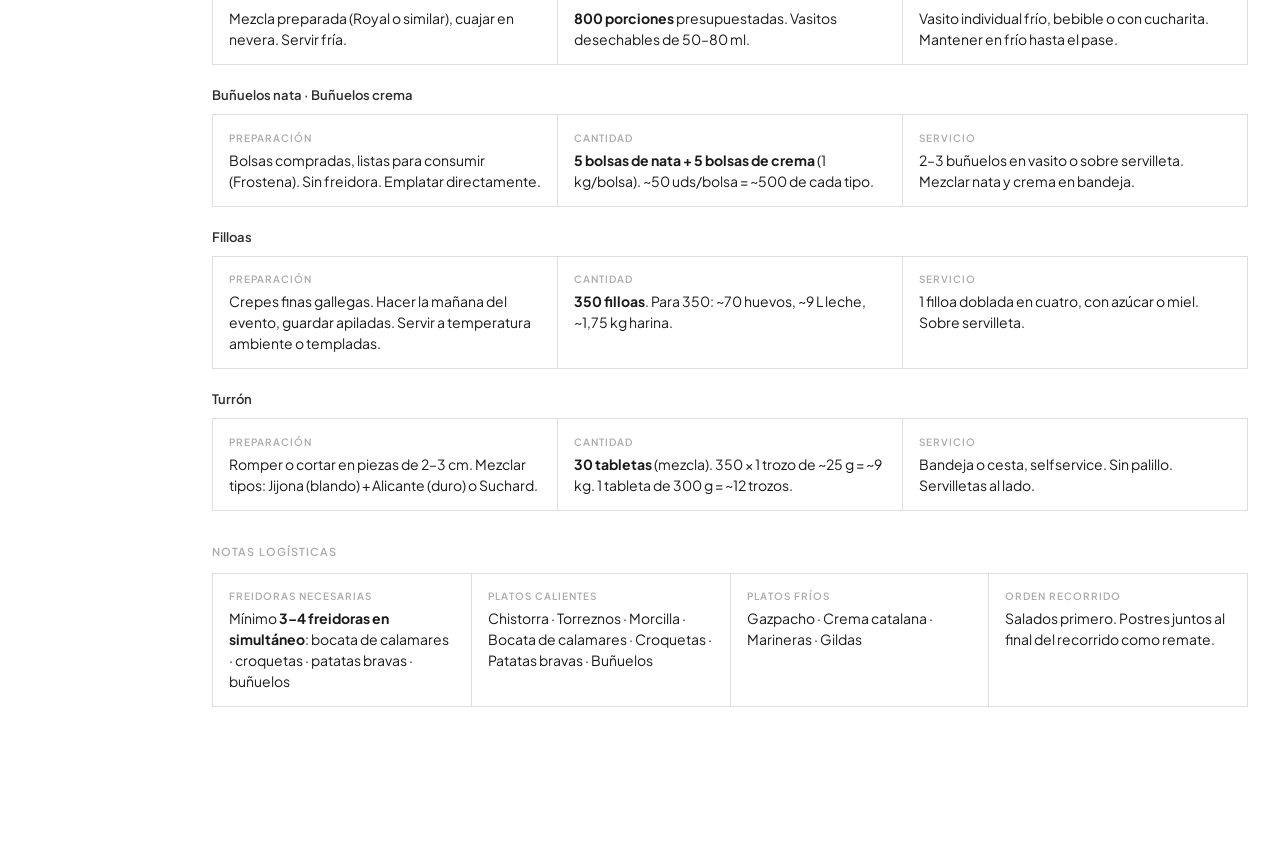
<file: spanish_night.html>
<!DOCTYPE html>
<html lang="es">
<head>
<meta charset="UTF-8">
<meta name="viewport" content="width=device-width, initial-scale=1.0">
<title>Malta Camp 2026 · Spanish Night</title>
<link rel="preconnect" href="https://fonts.googleapis.com">
<link href="https://fonts.googleapis.com/css2?family=Plus+Jakarta+Sans:wght@300;400;500;600&display=swap" rel="stylesheet">
<link rel="stylesheet" href="style.css">
</head>
<body>

<nav class="nav">
  <a class="nav-logo" href="index.html"><span class="nav-cross">✛</span> Malta Camp 2026</a>
  <button class="lang-toggle" onclick="toggleLang()">🇬🇧</button>
  <div class="nav-tabs">
    <a class="nav-tab active" href="spanish_night.html">Spanish Night</a>
    <a class="nav-tab" href="international_nights.html">International Nights</a>
    <a class="nav-tab" href="comida_unav.html" data-i18n="nav.comida-unav">Comida UNAV</a>
    <a class="nav-tab" href="asado_final.html" data-i18n="nav.asado-final">Asado Final</a>
    <a class="nav-tab" href="inventario.html">Inventario</a>
    <a class="nav-tab" href="alergenos.html" data-i18n="nav.alergenos">Alérgenos</a>
  </div>
</nav>

<div class="ficha-hero">
  <div>
    <div class="ficha-eyebrow" data-i18n="sn.eyebrow">Evento 01 · Javier, Navarra</div>
    <div class="ficha-title">Spanish Night</div>
    <div class="ficha-desc" data-i18n="sn.desc">Una noche de puestecitos por provincias de España. Los participantes recorren los stands, prueban la gastronomía española y viven una experiencia inmersiva de la cultura del país.</div>
  </div>
  <div class="ficha-meta">
    <div class="meta-item"><div class="meta-label" data-i18n="meta.day">Día</div><div class="meta-value" data-i18n="sn.meta.day">Lunes 3 agosto</div></div>
    <div class="meta-item"><div class="meta-label" data-i18n="meta.hour">Hora</div><div class="meta-value">20:30–21:30 h</div></div>
    <div class="meta-item"><div class="meta-label" data-i18n="meta.attendees">Asistentes</div><div class="meta-value">~560 pers.</div></div>
  </div>
</div>

<div class="friso">
  <div class="friso-label" data-i18n="friso.label">Cronograma</div>
  <div class="friso-track">
    <div class="friso-seg">
      <div class="friso-node">
        <div class="friso-dot-row"><div class="friso-dot on"></div><div class="friso-line"></div></div>
        <div class="friso-node-content">
          <div class="friso-time">17:00</div>
          <div class="friso-action" data-i18n="sn.friso.montaje">Montaje puestecitos</div>
          <div class="friso-people">
            <div class="friso-person" data-i18n="sn.friso.equipo">Equipo asignado: 17 personas</div>
          </div>
        </div>
      </div>
    </div>
    <div class="friso-seg">
      <div class="friso-node">
        <div class="friso-dot-row"><div class="friso-dot on"></div><div class="friso-line"></div></div>
        <div class="friso-node-content">
          <div class="friso-time">20:00</div>
          <div class="friso-action" data-i18n="sn.friso.apertura">Apertura al público</div>
          <div class="friso-people">
            <div class="friso-person" data-i18n="sn.friso.equipo">Equipo asignado: 17 personas</div>
          </div>
        </div>
      </div>
    </div>
    <div class="friso-end-node">
      <div class="friso-end-dot-row"><div class="friso-end-dot"></div></div>
      <div class="friso-end-content">
        <div class="friso-time">23:00</div>
        <div class="friso-action" data-i18n="friso.recogida">Recogida</div>
      </div>
    </div>
  </div>
</div>

<div class="content-wrapper">
  <nav class="sidebar-nav">
    <div class="sidebar-heading" data-i18n="sidebar.heading">Secciones</div>
    <a class="sidebar-link" href="javascript:void(0)" onclick="scrollToSection('spanish-provincias', this)" data-i18n="sn.sidebar.provincias">Provincias</a>
    <a class="sidebar-link" href="javascript:void(0)" onclick="scrollToSection('spanish-cocina', this)" data-i18n="sn.sidebar.cocina">Cocina</a>
    <a class="sidebar-link" href="javascript:void(0)" onclick="scrollToSection('spanish-puestecitos', this)" data-i18n="sn.sidebar.puestecitos">Puestecitos</a>
    <a class="sidebar-link" href="javascript:void(0)" onclick="scrollToSection('spanish-pasaporte', this)" data-i18n="sn.sidebar.pasaporte">Pasaporte</a>
    <a class="sidebar-link" href="javascript:void(0)" onclick="scrollToSection('spanish-fun', this)" data-i18n="sn.sidebar.fun">Para hacerlo fun</a>
    <a class="sidebar-link" href="javascript:void(0)" onclick="scrollToSection('spanish-cantidades', this)" data-i18n="sn.sidebar.cantidades">Cantidades y servicio</a>
  </nav>

  <div class="sections-col">

    <div class="section-block" id="spanish-provincias">
      <div class="section-title" data-i18n="sn.sec.provincias">Provincias</div>
      <div class="cards-grid">
        <div class="card">
          <div class="card-label">Puesto 1 · Galicia y Asturias</div>
          <div style="display:flex;flex-direction:column;gap:8px;margin-top:6px">
            <div><span class="food-ok">Pulpo</span><span style="display:block;font-size:11px;color:var(--gray-400);margin-top:1px">rodaja · palillo · pimentón y AOVE</span></div>
            <div><span class="food-ok">Empanada</span><span style="display:block;font-size:11px;color:var(--gray-400);margin-top:1px">cuadrado pequeño sobre servilleta</span></div>
          </div>
        </div>
        <div class="card">
          <div class="card-label">Puesto 2 · Cantabria, PV y Navarra</div>
          <div style="display:flex;flex-direction:column;gap:8px;margin-top:6px">
            <div><span class="food-ok">Gildas</span><span style="display:block;font-size:11px;color:var(--gray-400);margin-top:1px">brocheta guindilla + oliva + anchoa</span></div>
            <div><span class="food-ok">Chistorra</span><span style="display:block;font-size:11px;color:var(--gray-400);margin-top:1px">2 trozos en palillo, caliente</span></div>
            <div><span class="food-ok">Pintxo Donostiarra</span><span style="display:block;font-size:11px;color:var(--gray-400);margin-top:1px">producto ya montado, bandeja selfservice</span></div>
          </div>
        </div>
        <div class="card">
          <div class="card-label">Puesto 3 · Aragón, La Rioja y Cataluña</div>
          <div style="display:flex;flex-direction:column;gap:8px;margin-top:6px">
            <div><span class="food-ok">Fuet</span><span style="display:block;font-size:11px;color:var(--gray-400);margin-top:1px">rodajas en bandeja, selfservice</span></div>
            <div><span class="food-ok">Pan tumaca</span><span style="display:block;font-size:11px;color:var(--gray-400);margin-top:1px">tosta comprada + tumaca, al momento</span></div>
          </div>
        </div>
        <div class="card">
          <div class="card-label">Puesto 4 · Castilla-La Mancha y Madrid</div>
          <div style="display:flex;flex-direction:column;gap:8px;margin-top:6px">
            <div><span class="food-ok">Queso manchego</span><span style="display:block;font-size:11px;color:var(--gray-400);margin-top:1px">2 láminas + dado de membrillo</span></div>
            <div><span class="food-ok">Bocata de calamares</span><span style="display:block;font-size:11px;color:var(--gray-400);margin-top:1px">mini media noche recién frita</span></div>
          </div>
        </div>
        <div class="card">
          <div class="card-label">Puesto 5 · Castilla y León y Extremadura</div>
          <div style="display:flex;flex-direction:column;gap:8px;margin-top:6px">
            <div><span class="food-ok">Torreznos</span><span style="display:block;font-size:11px;color:var(--gray-400);margin-top:1px">1 trozo en vasito de papel, caliente</span></div>
            <div><span class="food-ok">Morcilla</span><span style="display:block;font-size:11px;color:var(--gray-400);margin-top:1px">2 rodajas en palillo, caliente</span></div>
            <div><span class="food-ok">Jamón</span><span style="display:block;font-size:11px;color:var(--gray-400);margin-top:1px">2–3 lonchas cortadas en vivo</span></div>
          </div>
        </div>
        <div class="card">
          <div class="card-label">Puesto 6 · C. Valenciana y Murcia</div>
          <div style="display:flex;flex-direction:column;gap:8px;margin-top:6px">
            <div><span class="food-ok">Marineras murcianas</span><span style="display:block;font-size:11px;color:var(--gray-400);margin-top:1px">2 picos con ensaladilla y anchoa</span></div>
            <div><span class="food-ok">Patatas Lays</span><span style="display:block;font-size:11px;color:var(--gray-400);margin-top:1px">cuenco selfservice</span></div>
            <div><span class="food-ok">Mejillones en escabeche</span><span style="display:block;font-size:11px;color:var(--gray-400);margin-top:1px">1–2 en platito con palillo</span></div>
          </div>
        </div>
        <div class="card">
          <div class="card-label">Puesto 7 · Andalucía</div>
          <div style="display:flex;flex-direction:column;gap:8px;margin-top:6px">
            <div><span class="food-ok">Gazpacho</span><span style="display:block;font-size:11px;color:var(--gray-400);margin-top:1px">vasito 100 ml muy frío</span></div>
            <div><span class="food-ok">Tortilla patata</span><span style="display:block;font-size:11px;color:var(--gray-400);margin-top:1px">triángulo con palillo</span></div>
            <div><span class="food-ok">Croquetas</span><span style="display:block;font-size:11px;color:var(--gray-400);margin-top:1px">2 en vasito, recién fritas</span></div>
            <div><span class="food-remove">Patatas bravas</span><span style="display:block;font-size:11px;color:var(--gray-400);margin-top:1px">4–5 dados en vasito con salsa brava y aioli</span></div>
          </div>
        </div>
        <div class="card">
          <div class="card-label">Puesto 8 · Baleares, Canarias, Ceuta y Melilla</div>
          <div style="display:flex;flex-direction:column;gap:8px;margin-top:6px">
            <div><span class="food-ok">Sobrasada con tosta</span><span style="display:block;font-size:11px;color:var(--gray-400);margin-top:1px">tosta untada + hilo de miel</span></div>
            <div><span class="food-ok">Papas arrugadas con mojo picón</span><span style="display:block;font-size:11px;color:var(--gray-400);margin-top:1px">3–4 papas en vasito con mojo rojo</span></div>
            <div><span class="food-remove">Tosta de mojo picón</span><span style="display:block;font-size:11px;color:var(--gray-400);margin-top:1px">tosta + mojo rojo + anchoa</span></div>
          </div>
        </div>
        <div class="card">
          <div class="card-label">Puesto 9 · Dulces Típicos</div>
          <div style="display:flex;flex-direction:column;gap:8px;margin-top:6px">
            <div><span class="food-ok">Buñuelos nata</span><span style="display:block;font-size:11px;color:var(--gray-400);margin-top:1px">listos para consumir, vasito o servilleta</span></div>
            <div><span class="food-ok">Buñuelos crema</span><span style="display:block;font-size:11px;color:var(--gray-400);margin-top:1px">listos para consumir, vasito o servilleta</span></div>
            <div><span class="food-ok">Ensaimadas</span><span style="display:block;font-size:11px;color:var(--gray-400);margin-top:1px">¼ con azúcar glas sobre servilleta</span></div>
            <div><span class="food-remove">Crema catalana</span><span style="display:block;font-size:11px;color:var(--gray-400);margin-top:1px">vasito pequeño frío</span></div>
            <div><span class="food-remove">Filloas</span><span style="display:block;font-size:11px;color:var(--gray-400);margin-top:1px">doblada en cuatro con miel</span></div>
            <div><span class="food-remove">Turrón</span><span style="display:block;font-size:11px;color:var(--gray-400);margin-top:1px">trozo pequeño, selfservice</span></div>
          </div>
        </div>
        <div class="card">
          <div class="card-label">Puestos 10 y 11 · Bebidas (×2)</div>
          <div style="display:flex;flex-direction:column;gap:8px;margin-top:6px">
            <div><span class="food-ok">Rebujito</span><span style="display:block;font-size:11px;color:var(--gray-400);margin-top:1px">vaso con hielo (vino fino + sprite)</span></div>
            <div><span class="food-ok">Sidra</span><span style="display:block;font-size:11px;color:var(--gray-400);margin-top:1px">vaso con hielo o escanciada</span></div>
            <div><span class="food-ok">Tinto de verano</span><span style="display:block;font-size:11px;color:var(--gray-400);margin-top:1px">vaso con hielo</span></div>
            <div><span class="food-remove">Sangría</span><span style="display:block;font-size:11px;color:var(--gray-400);margin-top:1px">pendiente decidir</span></div>
            <div><span class="food-tbd">Cerveza 0,0</span><span style="display:block;font-size:11px;color:var(--gray-400);margin-top:1px">pendiente decidir</span></div>
          </div>
        </div>
      </div>
    </div>

    <div class="section-block" id="spanish-cocina">
      <div class="section-title" data-i18n="sn.sec.cocina">Cocina</div>
      <div style="font-size:13px;color:var(--gray-600);margin-bottom:1.5rem;line-height:1.6" data-i18n="sn.sec.cocina.note">Clasificación por método de cocinado, basada en el producto real de compra (ver <strong>detalle_spanish_night.md</strong>). La mayoría de platos son productos pre-elaborados — solo hay que freír, calentar o emplatar.</div>

      <div class="section-subtitle" data-i18n="sn.sec.frito">Frito (freidora)</div>
      <table class="data-table" style="margin-bottom:1.25rem">
        <thead><tr><th data-i18n="sn.th.plato">Plato</th><th data-i18n="sn.th.producto">Producto real</th><th data-i18n="sn.th.cuando">Cuándo</th></tr></thead>
        <tbody>
          <tr><td>Bocata de calamares</td><td>Calamares a la romana congelados, ya rebozados</td><td>Durante el evento, en tandas. Freír directo desde congelado, 180°C.</td></tr>
          <tr><td>Croquetas</td><td>Mini croquetas de jamón congeladas</td><td>Durante el evento, en tandas. 180°C, 3–4 min.</td></tr>
          <tr><td>Papas arrugadas con mojo picón</td><td>Patata brava congelada (reaprovechada de "patatas bravas")</td><td>Durante el evento. Freír y bañar en mojo picón al servir.</td></tr>
        </tbody>
      </table>
      <div style="font-size:11px;color:var(--gray-400);margin-bottom:1.5rem" data-i18n="sn.freidoras.note">Mínimo <strong>3 freidoras en simultáneo</strong> — coordinar zonas y aceite (5–6 garrafas de 5 L doble rendimiento).</div>

      <div class="section-subtitle" data-i18n="sn.sec.plancha">Plancha / sartén</div>
      <table class="data-table" style="margin-bottom:1.5rem">
        <thead><tr><th data-i18n="sn.th.plato">Plato</th><th data-i18n="sn.th.producto">Producto real</th><th data-i18n="sn.th.cuando">Cuándo</th></tr></thead>
        <tbody>
          <tr><td>Torreznos</td><td>Torrezno de Soria, ya cocinado</td><td>Calentar en sartén sin aceite para crocantizar. Sin horno. (Si al final son cortezas, adaptar mínimamente.)</td></tr>
          <tr><td>Pulpo (potón)</td><td>Rodaja de potón ya cocida</td><td>Calentar al momento del pase con AOVE, aliñar con pimentón al servir.</td></tr>
          <tr><td>Chistorra</td><td>Chistorra cruda en paquete</td><td>Freír durante el evento, mantener caliente en chafer o cubeta.</td></tr>
          <tr><td>Morcilla</td><td>Morcilla de Burgos</td><td>Calentar en sartén sin aceite (suelta grasa propia), durante el evento.</td></tr>
        </tbody>
      </table>

      <div class="section-subtitle" data-i18n="sn.sec.frio">Frío / sin cocción</div>
      <table class="data-table" style="margin-bottom:1.25rem">
        <thead><tr><th data-i18n="sn.th.plato">Plato</th><th data-i18n="sn.th.producto">Producto real</th><th data-i18n="sn.th.montaje">Cuándo montar</th></tr></thead>
        <tbody>
          <tr><td>Empanada</td><td>Empanada de hojaldre de atún, ya horneada</td><td>Servir fría o a temperatura ambiente. Cortar el mismo día.</td></tr>
          <tr><td>Gildas</td><td>Ya montadas, cubo con anchoa</td><td>Escurrir y servir el mismo día.</td></tr>
          <tr><td>Pintxo Donostiarra</td><td>Producto ya montado</td><td>Descongelar/atemperar según proveedor, emplatar el mismo día.</td></tr>
          <tr><td>Fuet</td><td>4 packs de 3 fuets (12 uds)</td><td>Cortar en rodajas el mismo día. Sin preparación.</td></tr>
          <tr><td>Pan tumaca</td><td>Tosta comprada (ya tostada) + tumaca comprado</td><td>Untar tumaca sobre tosta al momento. Sin cocción.</td></tr>
          <tr><td>Queso manchego</td><td>Pieza entera + membrillo</td><td>Cortar en láminas el mismo día.</td></tr>
          <tr><td>Jamón</td><td>Jamón cebo 50% ibérico</td><td>Corte en vivo durante el evento — parte del espectáculo del puesto.</td></tr>
          <tr><td>Marineras murcianas</td><td>Ensaladilla + rosquilla + anchoa</td><td>Montar máx. 1–2 h antes (la rosquilla se humedece). Mantener en frío.</td></tr>
          <tr><td>Patatas Lays</td><td>Bolsa de patatas fritas</td><td>Abrir y servir el mismo día, sin antelación necesaria.</td></tr>
          <tr><td>Mejillones en escabeche</td><td>Lata de conserva</td><td>Abrir el mismo día, mantener en frío hasta el pase.</td></tr>
          <tr><td>Gazpacho</td><td>Botella, gazpacho tradicional</td><td>Mantener muy frío en hielera hasta el pase.</td></tr>
          <tr><td>Tortilla de patata con cebolla</td><td>Tortilla ya elaborada, comprada</td><td>Cortar el mismo día, servir a temperatura ambiente.</td></tr>
          <tr><td>Sobrasada con tosta</td><td>Sobrasada + minitosta ya tostada</td><td>Atemperar sobrasada, untar al momento.</td></tr>
          <tr><td>Ensaimadas</td><td>Ensaimada ya horneada</td><td>Cortar en trozos y espolvorear azúcar el mismo día.</td></tr>
          <tr><td>Buñuelos nata · Buñuelos crema</td><td>Bolsa lista para consumir (una de cada tipo)</td><td>Emplatar directamente, sin preparación.</td></tr>
          <tr><td>Rebujito · Sidra · Tinto de verano</td><td>Vino fino + sprite / sidra / tinto de verano</td><td>Montar con hielo en el momento de servir.</td></tr>
        </tbody>
      </table>

      <div style="padding:0.75rem 1rem;background:var(--gray-50);border-left:2px solid var(--gray-200);font-size:12px;color:var(--gray-600)" data-i18n="sn.cocina.material"><strong>Material necesario:</strong> 3 freidoras (mínimo), plancha o sartenes grandes, cortador de jamón, aceite de freír (5–6 garrafas de 5 L), aceite de oliva (2–3 L), hieleras para los puestos de frío.</div>
    </div>

    <div class="section-block" id="spanish-puestecitos">
      <div class="section-title" data-i18n="sn.sec.puestecitos">Puestecitos</div>
      <div class="info-grid" style="margin-bottom:1.25rem">
        <div class="info-cell"><div class="info-cell-label" data-i18n="sn.info.total">Total puestos</div><div class="info-cell-value">11 puestecitos</div></div>
        <div class="info-cell"><div class="info-cell-label" data-i18n="sn.info.estructura">Estructura por puesto</div><div class="info-cell-value">3 m tela decorativa · 2 packs listones abeto 200 cm · 1 tablero MDF 60×120 cm</div></div>
        <div class="info-cell"><div class="info-cell-label" data-i18n="sn.info.fijacion">Fijación</div><div class="info-cell-value" data-i18n="sn.info.fijacion.v">Tornillos, arandelas, palominas</div></div>
      </div>
      <div class="section-subtitle" data-i18n="sn.subsec.vajilla">Vajilla compartida (todos los puestos)</div>
      <div class="cards-grid">
        <div class="card"><div class="card-label">Platos</div><div class="card-title">Platos hondos bagazo 680 ml</div><div class="card-body">2.000 uds · Makro</div></div>
        <div class="card"><div class="card-label">Boles</div><div class="card-title">Boles bagazo 950 ml</div><div class="card-body">2.000 uds · Makro</div></div>
        <div class="card"><div class="card-label">Vasos</div><div class="card-title">Vasos reutilizables PP 20/40 ml</div><div class="card-body">2.000 uds · Makro</div></div>
        <div class="card"><div class="card-label">Cubiertos inox</div><div class="card-title">Tenedores · Cuchillos · Cucharas 18 cm</div><div class="card-body">2.000 uds c/u · Makro</div></div>
        <div class="card"><div class="card-label">Cucharitas</div><div class="card-title">Cucharitas café mini 10 cm</div><div class="card-body">2.000 uds · Makro</div></div>
        <div class="card"><div class="card-label">Servilletas</div><div class="card-title">Servilletas papel burdeos 40×40 cm</div><div class="card-body">2.400 uds · Makro</div></div>
      </div>
      <div class="section-subtitle" data-i18n="sn.subsec.deco">Decoración puestecitos</div>
      <div style="padding:0.75rem 1rem;background:var(--gray-50);border-left:2px solid var(--gray-200);font-size:12px;color:var(--gray-600);margin-bottom:1.25rem" data-i18n="sn.deco.comun">
        <strong>Común a todos:</strong> Rollo Mantel Papel (25 m) · Servilletas burdeos · Banderas CCAA · Pilas AA (16) · Cuerda guirnaldas · Globos helio · Bombona · Rotuladores decoración · Telas decorativas (3 m/caseta)
      </div>
      <div class="cards-grid">
        <div class="card">
          <div class="card-label">Puesto 1 · Galicia y Asturias</div>
          <div style="display:flex;flex-direction:column;gap:5px;margin-top:6px;font-size:13px;color:var(--gray-700)">
            <div>Sombrero pulpo morado</div>
            <div>Piezas decoración náutica (24)</div>
          </div>
        </div>
        <div class="card">
          <div class="card-label">Puesto 2 · Cantabria, PV y Navarra</div>
          <div style="display:flex;flex-direction:column;gap:5px;margin-top:6px;font-size:13px;color:var(--gray-700)">
            <div>Txapela vasca</div>
            <div>Banderín rojo y blanco</div>
          </div>
        </div>
        <div class="card">
          <div class="card-label">Puesto 3 · Aragón, La Rioja y Cataluña</div>
          <div style="display:flex;flex-direction:column;gap:5px;margin-top:6px;font-size:13px;color:var(--gray-700)">
            <div>Careta de Dalí</div>
            <div>Guirnalda uvas</div>
          </div>
        </div>
        <div class="card">
          <div class="card-label">Puesto 4 · Castilla-La Mancha y Madrid</div>
          <div style="display:flex;flex-direction:column;gap:5px;margin-top:6px;font-size:13px;color:var(--gray-700)">
            <div>Camiseta Real Madrid</div>
            <div>Banderitas Real Madrid</div>
          </div>
        </div>
        <div class="card">
          <div class="card-label">Puesto 5 · Castilla y León y Extremadura</div>
          <div style="display:flex;flex-direction:column;gap:5px;margin-top:6px;font-size:13px;color:var(--gray-700)">
            <div>Banderitas Castilla y León (11,4 m)</div>
            <div>Disfraz Jamón</div>
          </div>
        </div>
        <div class="card">
          <div class="card-label">Puesto 6 · C. Valenciana y Murcia</div>
          <div style="display:flex;flex-direction:column;gap:5px;margin-top:6px;font-size:13px;color:var(--gray-700)">
            <div>Guirnalda naranjas led (3 m)</div>
            <div>Camiseta "Murcia existe"</div>
          </div>
        </div>
        <div class="card">
          <div class="card-label">Puesto 7 · Andalucía</div>
          <div style="display:flex;flex-direction:column;gap:5px;margin-top:6px;font-size:13px;color:var(--gray-700)">
            <div>Farolillos rojos (12 uds)</div>
          </div>
        </div>
        <div class="card">
          <div class="card-label">Puesto 8 · Baleares, Canarias, Ceuta y Melilla</div>
          <div style="display:flex;flex-direction:column;gap:5px;margin-top:6px;font-size:13px;color:var(--gray-700)">
            <div>Piezas decoración náutica (24)</div>
            <div>Sombrero plátano canario</div>
          </div>
        </div>
        <div class="card">
          <div class="card-label">Puesto 9 · Dulces Típicos</div>
          <div style="display:flex;flex-direction:column;gap:5px;margin-top:6px;font-size:13px;color:var(--gray-700)">
            <div>Banderillas colores</div>
          </div>
        </div>
        <div class="card">
          <div class="card-label">Puestos 10 y 11 · Bebidas (×2)</div>
          <div style="display:flex;flex-direction:column;gap:5px;margin-top:6px;font-size:13px;color:var(--gray-700)">
            <div>Guirnalda bebidas</div>
            <div>Sombrero cerveza grande</div>
            <div>Globo helio bebidas</div>
          </div>
        </div>
      </div>
    </div>

   <div class="section-block" id="spanish-pasaporte">
      <div class="section-title" data-i18n="sn.sec.pasaporte">Pasaporte</div>

      <div class="info-cell-value" data-i18n="sn.pasaporte.body">
        Concepto: cada participante recibe un pasaporte impreso y sella en cada puestecito.
        <br><br>

        <strong>Confirmado:</strong><br>
        Pasaporte (diseño e impresión) gestionado por Guest Experience.
        <br><br>

        <strong>Materiales presupuestados:</strong><br>
        75 sellos customizables (4 €/ud), 75 tintas para sellos (2 €/ud)
        <br><br>

        <strong style="color:#16a34a">Completado:</strong> Diseño e impresión de sellos lista.
      </div>
    </div>

    <div class="section-block" id="spanish-fun">
      <div class="section-title" data-i18n="sn.sec.fun">Para hacerlo fun</div>
      <div class="fun-grid">
        <div class="fun-cell" style="opacity:.45"><div class="fun-title" style="text-decoration:line-through" data-i18n="sn.fun.photo.title">Photomatón</div><div style="font-size:12px;color:var(--gray-500)" data-i18n="sn.fun.photo.canc">Cancelado.</div></div>
        <div class="fun-cell"><div class="fun-title" data-i18n="sn.fun.pul.title">Pululantes</div><div class="card-body" data-i18n="sn.fun.pul.body">10 disfraces temáticos confirmados (Don Quijote, Isabel la Católica…).<br>Presupuesto: 45 €/ud × 10 = <strong>450 €</strong>.</div></div>
      </div>
    </div>

    <div class="section-block" id="spanish-cantidades">
      <div class="section-title" data-i18n="sn.sec.cantidades">Cantidades y Servicio</div>
      <div style="font-size:13px;color:var(--gray-600);margin-bottom:2rem;line-height:1.6" data-i18n="sn.cant.intro">560 personas · post-cena · formato cata por puestos. Target por ítem: <strong>~350 porciones</strong> (60% del aforo).</div>

      <div class="section-subtitle" data-i18n="sn.subsec.galicia">Galicia y Asturias</div>
      <div style="margin-bottom:1.25rem">
        <div style="font-size:13px;font-weight:600;color:var(--gray-800);margin-bottom:0.5rem">Pulpo</div>
        <div class="info-grid">
          <div class="info-cell"><div class="info-cell-label" data-i18n="sn.info.prep">Preparación</div><div class="info-cell-value">Pulpo cocido (día anterior). Enfriar, cortar en rodajas de 1 cm. Calentar al momento con AOVE y pimentón dulce. Sin sal hasta el pase.</div></div>
          <div class="info-cell"><div class="info-cell-label" data-i18n="sn.info.cantidad">Cantidad</div><div class="info-cell-value"><strong>4–5 pulpos de 2 kg</strong> (~6–7 patas grandes). 1 rodaja/persona = 350 rodajas. Una pata = 50–60 rodajas finas.</div></div>
          <div class="info-cell"><div class="info-cell-label" data-i18n="sn.info.servicio">Servicio</div><div class="info-cell-value">Rodaja en tabla de madera o platito con palillo. AOVE + pimentón encima en el momento.</div></div>
        </div>
      </div>
      <div style="margin-bottom:1.25rem">
        <div style="font-size:13px;font-weight:600;color:var(--gray-800);margin-bottom:0.5rem">Empanada</div>
        <div class="info-grid">
          <div class="info-cell"><div class="info-cell-label" data-i18n="sn.info.prep">Preparación</div><div class="info-cell-value">Comprar empanadas gallegas grandes hechas (atún + tomate o bacalá). Servir fría o a temperatura ambiente — no hace falta calentar. Cortar en piezas de ~5×5 cm el mismo día.</div></div>
          <div class="info-cell"><div class="info-cell-label" data-i18n="sn.info.cantidad">Cantidad</div><div class="info-cell-value"><strong>18 empanadas</strong> grandes (350 porciones / ~20 por empanada).</div></div>
          <div class="info-cell"><div class="info-cell-label" data-i18n="sn.info.servicio">Servicio</div><div class="info-cell-value">Cuadrado pequeño con servilleta de papel debajo. Sin plato.</div></div>
        </div>
      </div>

      <div class="section-subtitle" style="margin-top:1.5rem" data-i18n="sn.subsec.pv">País Vasco, Navarra y Cantabria</div>
      <div style="margin-bottom:1.25rem">
        <div style="font-size:13px;font-weight:600;color:var(--gray-800);margin-bottom:0.5rem">Gildas</div>
        <div class="info-grid">
          <div class="info-cell"><div class="info-cell-label" data-i18n="sn.info.prep">Preparación</div><div class="info-cell-value">Sin cocción. Sacar de la salmuera, escurrir. Brocheta: guindilla + oliva + anchoa.</div></div>
          <div class="info-cell"><div class="info-cell-label" data-i18n="sn.info.cantidad">Cantidad</div><div class="info-cell-value">Ya presupuestadas <strong>600 gildas</strong> (50 packs × 12). Cubre el 100% del aforo.</div></div>
          <div class="info-cell"><div class="info-cell-label" data-i18n="sn.info.servicio">Servicio</div><div class="info-cell-value">En bote de cristal o bandeja. 1 gilda/persona, palillo incluido.</div></div>
        </div>
      </div>
      <div style="margin-bottom:1.25rem">
        <div style="font-size:13px;font-weight:600;color:var(--gray-800);margin-bottom:0.5rem">Chistorra</div>
        <div class="info-grid">
          <div class="info-cell"><div class="info-cell-label" data-i18n="sn.info.prep">Preparación</div><div class="info-cell-value">Freír en sartén o plancha en trozos de 4–5 cm. Sin aceite extra (suelta grasa). Mantener caliente en chafer.</div></div>
          <div class="info-cell"><div class="info-cell-label" data-i18n="sn.info.cantidad">Cantidad</div><div class="info-cell-value"><strong>70 chistorras</strong> (~10–12 kg). 350 × 2 trozos = 700 trozos. 1 chistorra de 40 cm = 10 trozos.</div></div>
          <div class="info-cell"><div class="info-cell-label" data-i18n="sn.info.servicio">Servicio</div><div class="info-cell-value">2 trozos en palillo, en bandeja o vasito de papel.</div></div>
        </div>
      </div>
      <div style="margin-bottom:1.25rem">
        <div style="font-size:13px;font-weight:600;color:var(--gray-800);margin-bottom:0.5rem">Pintxos de txaka</div>
        <div class="info-grid">
          <div class="info-cell"><div class="info-cell-label" data-i18n="sn.info.prep">Preparación</div><div class="info-cell-value">Mezclar txaka desmenuzada con mayonesa y unas gotas de limón. Montar sobre rodaja de baguette. Máx. 2 h antes (el pan se ablanda).</div></div>
          <div class="info-cell"><div class="info-cell-label" data-i18n="sn.info.cantidad">Cantidad</div><div class="info-cell-value"><strong>350 pintxos</strong> — 5–6 baguettes + ~8 kg txaka (350 × 25 g) + mayonesa.</div></div>
          <div class="info-cell"><div class="info-cell-label" data-i18n="sn.info.servicio">Servicio</div><div class="info-cell-value">1 pintxo/persona en bandeja larga. Montar por tandas.</div></div>
        </div>
      </div>

      <div class="section-subtitle" style="margin-top:1.5rem" data-i18n="sn.subsec.aragon">Aragón, La Rioja y Cataluña</div>
      <div style="margin-bottom:1.25rem">
        <div style="font-size:13px;font-weight:600;color:var(--gray-800);margin-bottom:0.5rem">Fuet</div>
        <div class="info-grid">
          <div class="info-cell"><div class="info-cell-label" data-i18n="sn.info.prep">Preparación</div><div class="info-cell-value">Sin cocción. Abrir packs y cortar en rodajas finas el mismo día. Montar en bandeja.</div></div>
          <div class="info-cell"><div class="info-cell-label" data-i18n="sn.info.cantidad">Cantidad</div><div class="info-cell-value"><strong>4 packs × 3 fuets = 12 fuets</strong>. ~35–40 rodajas/fuet ≈ 450 rodajas en total. Cubre bien el aforo.</div></div>
          <div class="info-cell"><div class="info-cell-label" data-i18n="sn.info.servicio">Servicio</div><div class="info-cell-value">Bandeja selfservice con palillos. Rápido de montar y sin desperdicio.</div></div>
        </div>
      </div>
      <div style="margin-bottom:1.25rem">
        <div style="font-size:13px;font-weight:600;color:var(--gray-800);margin-bottom:0.5rem">Pan tumaca</div>
        <div class="info-grid">
          <div class="info-cell"><div class="info-cell-label" data-i18n="sn.info.prep">Preparación</div><div class="info-cell-value">Sin cocción. Untar tumaca comprado sobre las tostas al momento. Regar con AOVE y sal en escamas.</div></div>
          <div class="info-cell"><div class="info-cell-label" data-i18n="sn.info.cantidad">Cantidad</div><div class="info-cell-value"><strong>350 tostas</strong> (compradas, ya tostadas) + tumaca comprado + AOVE.</div></div>
          <div class="info-cell"><div class="info-cell-label" data-i18n="sn.info.servicio">Servicio</div><div class="info-cell-value">1 tosta/persona, montar al momento. No necesita tostadora.</div></div>
        </div>
      </div>

      <div class="section-subtitle" style="margin-top:1.5rem" data-i18n="sn.subsec.madrid">Madrid y Castilla-La Mancha</div>
      <div style="margin-bottom:1.25rem">
        <div style="font-size:13px;font-weight:600;color:var(--gray-800);margin-bottom:0.5rem">Queso manchego</div>
        <div class="info-grid">
          <div class="info-cell"><div class="info-cell-label" data-i18n="sn.info.prep">Preparación</div><div class="info-cell-value">Cortar en cuñas o láminas finas. Acompañar con membrillo en dados pequeños.</div></div>
          <div class="info-cell"><div class="info-cell-label" data-i18n="sn.info.cantidad">Cantidad</div><div class="info-cell-value"><strong>~10 kg queso manchego</strong> (3–4 piezas) + <strong>2–3 kg membrillo</strong>. 350 × 2 láminas (~30 g).</div></div>
          <div class="info-cell"><div class="info-cell-label" data-i18n="sn.info.servicio">Servicio</div><div class="info-cell-value">2 láminas + 1 dado membrillo + 1 regañá. Tabla o bandeja, selfservice.</div></div>
        </div>
      </div>
      <div style="margin-bottom:1.25rem">
        <div style="font-size:13px;font-weight:600;color:var(--gray-800);margin-bottom:0.5rem">Bocata de calamares</div>
        <div class="info-grid">
          <div class="info-cell"><div class="info-cell-label" data-i18n="sn.info.prep">Preparación</div><div class="info-cell-value">Freír anillas de calamar rebozadas a 180°C. Montar en medias noches mini. Usar calamar congelado en anillas (más práctico). Necesita freidora en el puesto.</div></div>
          <div class="info-cell"><div class="info-cell-label" data-i18n="sn.info.cantidad">Cantidad</div><div class="info-cell-value"><strong>350 medias noches mini</strong> + <strong>~15 kg calamar</strong> (350 × 40 g neto).</div></div>
          <div class="info-cell"><div class="info-cell-label" data-i18n="sn.info.servicio">Servicio</div><div class="info-cell-value">1 mini bocata/persona, servir recién fritos en tandas de 30–40 uds. Requiere <strong>alguien friendo constantemente</strong>.</div></div>
        </div>
      </div>

      <div class="section-subtitle" style="margin-top:1.5rem" data-i18n="sn.subsec.castilla">Castilla y León y Extremadura</div>
      <div style="margin-bottom:1.25rem">
        <div style="font-size:13px;font-weight:600;color:var(--gray-800);margin-bottom:0.5rem">Torreznos</div>
        <div class="info-grid">
          <div class="info-cell"><div class="info-cell-label" data-i18n="sn.info.prep">Preparación</div><div class="info-cell-value">Calentar en sartén sin aceite (suelta grasa propia) para crocantizar. Sin horno ni tostadora. Si al final son cortezas, la técnica varía mínimamente.</div></div>
          <div class="info-cell"><div class="info-cell-label" data-i18n="sn.info.cantidad">Cantidad</div><div class="info-cell-value">Ya presupuestados <strong>600 trozos</strong> (10 packs × 60). Cubre el 100% del aforo + margen.</div></div>
          <div class="info-cell"><div class="info-cell-label" data-i18n="sn.info.servicio">Servicio</div><div class="info-cell-value">1 torrezno en vasito de papel o pincho, caliente. Papel absorbente debajo.</div></div>
        </div>
      </div>
      <div style="margin-bottom:1.25rem">
        <div style="font-size:13px;font-weight:600;color:var(--gray-800);margin-bottom:0.5rem">Morcilla</div>
        <div class="info-grid">
          <div class="info-cell"><div class="info-cell-label" data-i18n="sn.info.prep">Preparación</div><div class="info-cell-value">Morcilla de Burgos (con arroz). Cortar en rodajas de 1,5–2 cm. Freír en sartén sin aceite (suelta grasa). Mantener caliente.</div></div>
          <div class="info-cell"><div class="info-cell-label" data-i18n="sn.info.cantidad">Cantidad</div><div class="info-cell-value"><strong>75–90 morcillas</strong> (~20 kg). 350 × 2 rodajas = 700 rodajas. 1 morcilla de Burgos (~250 g) = 8–10 rodajas.</div></div>
          <div class="info-cell"><div class="info-cell-label" data-i18n="sn.info.servicio">Servicio</div><div class="info-cell-value">2 rodajas en pincho, servir caliente. Opcionalmente sobre tostada pequeña.</div></div>
        </div>
      </div>
      <div style="margin-bottom:1.25rem">
        <div style="font-size:13px;font-weight:600;color:var(--gray-800);margin-bottom:0.5rem">Jamón</div>
        <div class="info-grid">
          <div class="info-cell"><div class="info-cell-label" data-i18n="sn.info.prep">Preparación</div><div class="info-cell-value">Corte en vivo por cortador (efecto espectáculo). Servir en el momento.</div></div>
          <div class="info-cell"><div class="info-cell-label" data-i18n="sn.info.cantidad">Cantidad</div><div class="info-cell-value"><strong>2–3 jamones</strong> enteros (según donación Luque). ~7 kg neto/pieza = ~150 lonchas. Target: ~7 kg loncheado total.</div></div>
          <div class="info-cell"><div class="info-cell-label" data-i18n="sn.info.servicio">Servicio</div><div class="info-cell-value">2–3 lonchas sobre pan tostado o solas. El cortador en vivo es parte del montaje.</div></div>
        </div>
      </div>

      <div class="section-subtitle" style="margin-top:1.5rem" data-i18n="sn.subsec.valencia">Valencia y Murcia</div>
      <div style="margin-bottom:1.25rem">
        <div style="font-size:13px;font-weight:600;color:var(--gray-800);margin-bottom:0.5rem">Marineras murcianas</div>
        <div class="info-grid">
          <div class="info-cell"><div class="info-cell-label" data-i18n="sn.info.prep">Preparación</div><div class="info-cell-value">Hacer ensaladilla rusa (patata + zanahoria + guisantes + mayo + atún). Cucharada sobre pico ovalado. Coronar con 1 anchoa. Montar máx. 1–2 h antes.</div></div>
          <div class="info-cell"><div class="info-cell-label" data-i18n="sn.info.cantidad">Cantidad</div><div class="info-cell-value"><strong>700 picos</strong> ovales + <strong>~10 kg ensaladilla</strong> (700 × 15 g) + <strong>700 anchoas</strong> (~15 latas). 350 personas × 2 marineras.</div></div>
          <div class="info-cell"><div class="info-cell-label" data-i18n="sn.info.servicio">Servicio</div><div class="info-cell-value">2 marineras/persona en bandeja. Montar por tandas para que el pico no se humedezca.</div></div>
        </div>
      </div>

      <div class="section-subtitle" style="margin-top:1.5rem" data-i18n="sn.subsec.andalucia">Andalucía</div>
      <div style="margin-bottom:1.25rem">
        <div style="font-size:13px;font-weight:600;color:var(--gray-800);margin-bottom:0.5rem">Gazpacho</div>
        <div class="info-grid">
          <div class="info-cell"><div class="info-cell-label" data-i18n="sn.info.prep">Preparación</div><div class="info-cell-value">Comprar gazpacho envasado de calidad (Alvalle o similar). Guardar muy frío hasta el pase.</div></div>
          <div class="info-cell"><div class="info-cell-label" data-i18n="sn.info.cantidad">Cantidad</div><div class="info-cell-value"><strong>35 litros</strong> (350 × 100 ml). ~35 botellas de 1 L.</div></div>
          <div class="info-cell"><div class="info-cell-label" data-i18n="sn.info.servicio">Servicio</div><div class="info-cell-value">Vasito de 100 ml. Mantener en hielera o nevera portátil. Servir muy frío.</div></div>
        </div>
      </div>
      <div style="margin-bottom:1.25rem">
        <div style="font-size:13px;font-weight:600;color:var(--gray-800);margin-bottom:0.5rem">Tortilla de patata</div>
        <div class="info-grid">
          <div class="info-cell"><div class="info-cell-label" data-i18n="sn.info.prep">Preparación</div><div class="info-cell-value">Hacer el día anterior o la mañana del evento. Servir a temperatura ambiente — no calentar.</div></div>
          <div class="info-cell"><div class="info-cell-label" data-i18n="sn.info.cantidad">Cantidad</div><div class="info-cell-value"><strong>18 tortillas</strong> (350 / ~20 porciones por tortilla). ~180 huevos + ~10 kg patatas.</div></div>
          <div class="info-cell"><div class="info-cell-label" data-i18n="sn.info.servicio">Servicio</div><div class="info-cell-value">Trozos pequeños (triángulo o cuadrado) con palillo, sobre servilleta.</div></div>
        </div>
      </div>
      <div style="margin-bottom:1.25rem">
        <div style="font-size:13px;font-weight:600;color:var(--gray-800);margin-bottom:0.5rem">Croquetas</div>
        <div class="info-grid">
          <div class="info-cell"><div class="info-cell-label" data-i18n="sn.info.prep">Preparación</div><div class="info-cell-value">Usar croquetas congeladas de calidad (jamón ibérico). Freír a 180°C, 3–4 min, en tandas durante el evento.</div></div>
          <div class="info-cell"><div class="info-cell-label" data-i18n="sn.info.cantidad">Cantidad</div><div class="info-cell-value"><strong>700 croquetas</strong> (350 × 2). ~25 bolsas de 1 kg. Requiere freidora.</div></div>
          <div class="info-cell"><div class="info-cell-label" data-i18n="sn.info.servicio">Servicio</div><div class="info-cell-value">2 croquetas en vasito o sobre servilleta con palillo. Siempre calientes.</div></div>
        </div>
      </div>
      <div style="margin-bottom:1.25rem">
        <div style="font-size:13px;font-weight:600;color:var(--gray-800);margin-bottom:0.5rem">Patatas bravas</div>
        <div class="info-grid">
          <div class="info-cell"><div class="info-cell-label" data-i18n="sn.info.prep">Preparación</div><div class="info-cell-value">Dados de 3 cm. Freír a 160°C (10 min) y subir a 180°C (3 min). Salsa brava y aioli por separado.</div></div>
          <div class="info-cell"><div class="info-cell-label" data-i18n="sn.info.cantidad">Cantidad</div><div class="info-cell-value"><strong>28 kg patata</strong> + salsa brava (~3–4 L) + aioli (~3–4 L). Requiere freidora. Coordinar con croquetas y calamares.</div></div>
          <div class="info-cell"><div class="info-cell-label" data-i18n="sn.info.servicio">Servicio</div><div class="info-cell-value">4–5 dados en vasito de papel, con salsa brava + aioli encima.</div></div>
        </div>
      </div>

      <div class="section-subtitle" style="margin-top:1.5rem" data-i18n="sn.subsec.baleares">Baleares, Canarias, Ceuta y Melilla</div>
      <div style="margin-bottom:1.25rem">
        <div style="font-size:13px;font-weight:600;color:var(--gray-800);margin-bottom:0.5rem">Sobrasada con tosta</div>
        <div class="info-grid">
          <div class="info-cell"><div class="info-cell-label" data-i18n="sn.info.prep">Preparación</div><div class="info-cell-value">Temperatura ambiente (se extiende mejor). Untar sobre tosta. Opcional: hilo de miel encima.</div></div>
          <div class="info-cell"><div class="info-cell-label" data-i18n="sn.info.cantidad">Cantidad</div><div class="info-cell-value"><strong>7 kg sobrasada</strong> + <strong>350 tostas</strong> (ya presupuestadas ~360 uds). 350 × 20 g.</div></div>
          <div class="info-cell"><div class="info-cell-label" data-i18n="sn.info.servicio">Servicio</div><div class="info-cell-value">1 tosta untada/persona en bandeja. Rápido de montar.</div></div>
        </div>
      </div>
      <div style="margin-bottom:1.25rem">
        <div style="font-size:13px;font-weight:600;color:var(--gray-800);margin-bottom:0.5rem">Tosta de mojo picón</div>
        <div class="info-grid">
          <div class="info-cell"><div class="info-cell-label" data-i18n="sn.info.prep">Preparación</div><div class="info-cell-value">Mojo picón rojo canario sobre tosta. Opcional: anchoa o loncha de jamón serrano encima.</div></div>
          <div class="info-cell"><div class="info-cell-label" data-i18n="sn.info.cantidad">Cantidad</div><div class="info-cell-value"><strong>350 tostas</strong> + <strong>~5 kg mojo picón</strong> (350 × 15 g) + 350 anchoas o lonchas de jamón (si se añade).</div></div>
          <div class="info-cell"><div class="info-cell-label" data-i18n="sn.info.servicio">Servicio</div><div class="info-cell-value">1 tosta/persona. Preparar en el momento. Anchoa en el último segundo.</div></div>
        </div>
      </div>

      <div class="section-subtitle" style="margin-top:1.5rem" data-i18n="sn.subsec.postres">Postres</div>
      <div style="margin-bottom:1.25rem">
        <div style="font-size:13px;font-weight:600;color:var(--gray-800);margin-bottom:0.5rem">Ensaimadas</div>
        <div class="info-grid">
          <div class="info-cell"><div class="info-cell-label" data-i18n="sn.info.prep">Preparación</div><div class="info-cell-value">Cortar cada ensaimada en 4 partes. Espolvorear azúcar glas en el momento.</div></div>
          <div class="info-cell"><div class="info-cell-label" data-i18n="sn.info.cantidad">Cantidad</div><div class="info-cell-value">8 packs × 18 = 144 ensaimadas × 4 = <strong>576 trocitos</strong>. Cubre el 100% del aforo.</div></div>
          <div class="info-cell"><div class="info-cell-label" data-i18n="sn.info.servicio">Servicio</div><div class="info-cell-value">1 trocito/persona sobre servilleta. Sin plato.</div></div>
        </div>
      </div>
      <div style="margin-bottom:1.25rem">
        <div style="font-size:13px;font-weight:600;color:var(--gray-800);margin-bottom:0.5rem">Crema catalana</div>
        <div class="info-grid">
          <div class="info-cell"><div class="info-cell-label" data-i18n="sn.info.prep">Preparación</div><div class="info-cell-value">Mezcla preparada (Royal o similar), cuajar en nevera. Servir fría.</div></div>
          <div class="info-cell"><div class="info-cell-label" data-i18n="sn.info.cantidad">Cantidad</div><div class="info-cell-value"><strong>800 porciones</strong> presupuestadas. Vasitos desechables de 50–80 ml.</div></div>
          <div class="info-cell"><div class="info-cell-label" data-i18n="sn.info.servicio">Servicio</div><div class="info-cell-value">Vasito individual frío, bebible o con cucharita. Mantener en frío hasta el pase.</div></div>
        </div>
      </div>
      <div style="margin-bottom:1.25rem">
        <div style="font-size:13px;font-weight:600;color:var(--gray-800);margin-bottom:0.5rem">Buñuelos nata · Buñuelos crema</div>
        <div class="info-grid">
          <div class="info-cell"><div class="info-cell-label" data-i18n="sn.info.prep">Preparación</div><div class="info-cell-value">Bolsas compradas, listas para consumir (Frostena). Sin freidora. Emplatar directamente.</div></div>
          <div class="info-cell"><div class="info-cell-label" data-i18n="sn.info.cantidad">Cantidad</div><div class="info-cell-value"><strong>5 bolsas de nata + 5 bolsas de crema</strong> (1 kg/bolsa). ~50 uds/bolsa = ~500 de cada tipo.</div></div>
          <div class="info-cell"><div class="info-cell-label" data-i18n="sn.info.servicio">Servicio</div><div class="info-cell-value">2–3 buñuelos en vasito o sobre servilleta. Mezclar nata y crema en bandeja.</div></div>
        </div>
      </div>
      <div style="margin-bottom:1.25rem">
        <div style="font-size:13px;font-weight:600;color:var(--gray-800);margin-bottom:0.5rem">Filloas</div>
        <div class="info-grid">
          <div class="info-cell"><div class="info-cell-label" data-i18n="sn.info.prep">Preparación</div><div class="info-cell-value">Crepes finas gallegas. Hacer la mañana del evento, guardar apiladas. Servir a temperatura ambiente o templadas.</div></div>
          <div class="info-cell"><div class="info-cell-label" data-i18n="sn.info.cantidad">Cantidad</div><div class="info-cell-value"><strong>350 filloas</strong>. Para 350: ~70 huevos, ~9 L leche, ~1,75 kg harina.</div></div>
          <div class="info-cell"><div class="info-cell-label" data-i18n="sn.info.servicio">Servicio</div><div class="info-cell-value">1 filloa doblada en cuatro, con azúcar o miel. Sobre servilleta.</div></div>
        </div>
      </div>
      <div style="margin-bottom:1.25rem">
        <div style="font-size:13px;font-weight:600;color:var(--gray-800);margin-bottom:0.5rem">Turrón</div>
        <div class="info-grid">
          <div class="info-cell"><div class="info-cell-label" data-i18n="sn.info.prep">Preparación</div><div class="info-cell-value">Romper o cortar en piezas de 2–3 cm. Mezclar tipos: Jijona (blando) + Alicante (duro) o Suchard.</div></div>
          <div class="info-cell"><div class="info-cell-label" data-i18n="sn.info.cantidad">Cantidad</div><div class="info-cell-value"><strong>30 tabletas</strong> (mezcla). 350 × 1 trozo de ~25 g = ~9 kg. 1 tableta de 300 g = ~12 trozos.</div></div>
          <div class="info-cell"><div class="info-cell-label" data-i18n="sn.info.servicio">Servicio</div><div class="info-cell-value">Bandeja o cesta, selfservice. Sin palillo. Servilletas al lado.</div></div>
        </div>
      </div>

      <div class="section-subtitle" style="margin-top:2rem" data-i18n="sn.subsec.logistica">Notas logísticas</div>
      <div class="info-grid">
        <div class="info-cell"><div class="info-cell-label" data-i18n="sn.log.freidoras">Freidoras necesarias</div><div class="info-cell-value" data-i18n="sn.log.freidoras.v">Mínimo <strong>3–4 freidoras en simultáneo</strong>: bocata de calamares · croquetas · patatas bravas · buñuelos</div></div>
        <div class="info-cell"><div class="info-cell-label" data-i18n="sn.log.calientes">Platos calientes</div><div class="info-cell-value" data-i18n="sn.log.calientes.v">Chistorra · Torreznos · Morcilla · Bocata de calamares · Croquetas · Patatas bravas · Buñuelos</div></div>
        <div class="info-cell"><div class="info-cell-label" data-i18n="sn.log.frios">Platos fríos</div><div class="info-cell-value" data-i18n="sn.log.frios.v">Gazpacho · Crema catalana · Marineras · Gildas</div></div>
        <div class="info-cell"><div class="info-cell-label" data-i18n="sn.log.orden">Orden recorrido</div><div class="info-cell-value" data-i18n="sn.log.orden.v">Salados primero. Postres juntos al final del recorrido como remate.</div></div>
      </div>
    </div>


  </div>
</div>

<script src="lang.js"></script>
<script>
function scrollToSection(id, link) {
  const el = document.getElementById(id);
  if (!el) return;
  el.scrollIntoView({ behavior: 'smooth', block: 'start' });
  document.querySelectorAll('.sidebar-link').forEach(l => l.classList.remove('active'));
  link.classList.add('active');
}

document.querySelectorAll('.section-block[id]').forEach(section => {
  const io = new IntersectionObserver(entries => {
    entries.forEach(entry => {
      if (entry.isIntersecting) {
        document.querySelectorAll('.sidebar-link').forEach(l => l.classList.remove('active'));
        const link = document.querySelector(`.sidebar-link[onclick*="${entry.target.id}"]`);
        if (link) link.classList.add('active');
      }
    });
  }, { rootMargin: '-20% 0px -70% 0px' });
  io.observe(section);
});
</script>

</body>
</html>
</file>
<file: style.css>
/* ══════════════════════════════════════════════════
   Malta Camp 2026 · Shared Stylesheet
   Cambia --accent para redefinir el color de acento
   en todo el sitio de una sola vez.
   ══════════════════════════════════════════════════ */

:root {
  --white: #FFFFFF;
  --gray-50: #F7F7F7;
  --gray-100: #EFEFEF;
  --gray-200: #DEDEDE;
  --gray-400: #ABABAB;
  --gray-600: #6B6B6B;
  --gray-800: #2E2E2E;
  --gray-900: #1A1A1A;
  --red: #CC0000;
  --accent: #0F172A;
  --red-light: #FFF0F0;
  --font: 'Plus Jakarta Sans', sans-serif;
  --radius: 2px;
}

* { box-sizing: border-box; margin: 0; padding: 0; }

body {
  font-family: var(--font);
  background: var(--white);
  color: var(--gray-900);
  font-size: 15px;
  line-height: 1.6;
  -webkit-font-smoothing: antialiased;
}

/* ── NAV ── */
.nav {
  position: sticky; top: 0; z-index: 100;
  background: var(--white);
  border-bottom: 1px solid var(--gray-200);
  display: flex; align-items: stretch;
  padding: 0 2rem;
}

.nav-logo {
  display: flex; align-items: center; gap: 8px;
  padding: 0 0.75rem 0 0; margin-right: 0;
  font-size: 12px; font-weight: 600;
  letter-spacing: 0.08em; text-transform: uppercase;
  color: var(--gray-900); text-decoration: none;
  white-space: nowrap; flex-shrink: 0;
}

.nav-cross { color: var(--accent); font-size: 18px; font-weight: 300; }

.nav-tabs { display: flex; overflow-x: auto; scrollbar-width: none; flex: 1; min-width: 0; }
.nav-tabs::-webkit-scrollbar { display: none; }

.nav-tab {
  padding: 1rem 1.1rem;
  font-size: 12.5px; font-weight: 400;
  color: var(--gray-400); cursor: pointer;
  border-bottom: 2px solid transparent;
  white-space: nowrap;
  transition: color 0.1s, border-color 0.1s;
  user-select: none; text-decoration: none;
  display: flex; align-items: center;
}
.nav-tab:hover { color: var(--gray-800); }
.nav-tab.active { color: var(--gray-900); border-bottom-color: var(--accent); font-weight: 500; }

/* ── HERO ── */
.ficha-hero {
  padding: 2.5rem 2rem 2rem;
  border-bottom: 1px solid var(--gray-200);
  display: grid; grid-template-columns: 1fr auto;
  gap: 2rem; align-items: end;
}

.ficha-eyebrow {
  font-size: 11px; font-weight: 500;
  letter-spacing: 0.12em; text-transform: uppercase;
  color: var(--accent); margin-bottom: 0.5rem;
}

.ficha-title {
  font-size: 2rem; font-weight: 300;
  color: var(--gray-900); letter-spacing: -0.02em;
  line-height: 1.1; margin-bottom: 0.75rem;
}

.ficha-desc {
  font-size: 14px; color: var(--gray-600);
  line-height: 1.65; max-width: 500px; font-weight: 300;
}

.ficha-meta { display: flex; gap: 2rem; align-items: end; }
.meta-item { text-align: right; }
.meta-label {
  font-size: 10px; font-weight: 500;
  letter-spacing: 0.1em; text-transform: uppercase;
  color: var(--gray-400); margin-bottom: 3px;
}
.meta-value { font-size: 14px; font-weight: 500; color: var(--gray-900); }

/* ── FRISO HORIZONTAL ── */
.friso {
  background: var(--gray-50);
  border-bottom: 1px solid var(--gray-200);
  padding: 1.5rem 2rem; overflow-x: auto;
}

.friso-label {
  font-size: 10px; font-weight: 600;
  letter-spacing: 0.14em; text-transform: uppercase;
  color: var(--gray-400); margin-bottom: 1.25rem;
}

.friso-track { display: flex; align-items: flex-start; gap: 0; min-width: fit-content; }
.friso-seg { display: flex; align-items: flex-start; gap: 0; }
.friso-node { display: flex; flex-direction: column; align-items: center; width: 140px; flex-shrink: 0; }
.friso-dot-row { display: flex; align-items: center; width: 100%; position: relative; margin-bottom: 8px; }
.friso-dot { width: 10px; height: 10px; border-radius: 50%; background: var(--white); border: 1.5px solid var(--gray-400); flex-shrink: 0; z-index: 1; }
.friso-dot.on { background: var(--accent); border-color: var(--accent); }
.friso-line { flex: 1; height: 1px; background: var(--gray-200); }
.friso-node-content { padding: 0 8px; text-align: left; width: 100%; }
.friso-time { font-size: 15px; font-weight: 500; color: var(--gray-900); letter-spacing: -0.01em; margin-bottom: 2px; }
.friso-action { font-size: 12px; font-weight: 500; color: var(--gray-800); margin-bottom: 4px; }
.friso-people { display: flex; flex-direction: column; gap: 2px; }
.friso-person { font-size: 11px; color: var(--gray-400); display: flex; align-items: center; gap: 4px; }
.friso-person::before { content: ''; width: 3px; height: 3px; border-radius: 50%; background: var(--gray-400); flex-shrink: 0; }
.friso-end-node { display: flex; flex-direction: column; align-items: flex-start; width: 100px; flex-shrink: 0; }
.friso-end-dot-row { display: flex; align-items: center; margin-bottom: 8px; }
.friso-end-dot { width: 10px; height: 10px; border-radius: 50%; background: var(--white); border: 1.5px solid var(--gray-200); flex-shrink: 0; }
.friso-end-content { padding-left: 0; }

/* ── BODY LAYOUT ── */
.content-wrapper { display: grid; grid-template-columns: 180px 1fr; }
.content { padding: 2rem 2rem 6rem; max-width: 900px; }

/* ── SIDEBAR NAV ── */
.sidebar-nav {
  background: var(--gray-50);
  border-right: 1px solid var(--gray-200);
  padding: 2rem 0;
  position: sticky; top: 53px;
  height: calc(100vh - 53px);
  overflow-y: auto;
}

.sidebar-heading {
  font-size: 10px; font-weight: 600;
  letter-spacing: 0.14em; text-transform: uppercase;
  color: var(--gray-400); padding: 0 1.25rem 1rem;
}

.sidebar-link {
  display: block; padding: 0.55rem 1.25rem;
  font-size: 12.5px; font-weight: 400; color: var(--gray-600);
  cursor: pointer; border-left: 2px solid transparent;
  transition: color 0.1s, border-color 0.1s;
  text-decoration: none; user-select: none;
}
.sidebar-link:hover { color: var(--gray-900); }
.sidebar-link.active { color: var(--gray-900); border-left-color: var(--accent); font-weight: 500; }

/* ── SECTIONS ── */
.sections-col { padding: 2rem 2rem 6rem; }

.section-block {
  margin-bottom: 2.5rem; padding-bottom: 2.5rem;
  border-bottom: 1px solid var(--gray-100);
  scroll-margin-top: 80px;
}
.section-block:last-child { border-bottom: none; padding-bottom: 0; }

.section-title {
  font-size: 11px; font-weight: 600;
  letter-spacing: 0.12em; text-transform: uppercase;
  color: var(--gray-400); margin-bottom: 1.25rem;
}

.section-subtitle {
  font-size: 11px; font-weight: 600;
  letter-spacing: 0.1em; text-transform: uppercase;
  color: var(--gray-400); margin: 1.25rem 0 0.75rem;
}

/* ── TBD / ALERTAS ── */
.tbd {
  display: inline-flex; align-items: center; gap: 4px;
  font-size: 11px; font-weight: 500;
  color: var(--red); background: var(--red-light);
  padding: 2px 8px; border-radius: var(--radius);
}
.tbd::before { content: '—'; font-weight: 300; }

.tbd-block {
  padding: 1rem 1.1rem;
  background: var(--red-light);
  border-left: 2px solid var(--red);
  font-size: 14px; color: var(--red);
  line-height: 1.6; font-weight: 400;
}

/* ── BADGES ── */
.badge { display: inline-block; font-size: 10px; font-weight: 600; letter-spacing: 0.06em; text-transform: uppercase; padding: 2px 7px; border-radius: var(--radius); }
.badge-gray { background: var(--gray-100); color: var(--gray-600); }
.badge-dark { background: var(--gray-800); color: var(--white); }

/* ── STATUS (inventario) ── */
.status { display: inline-block; font-size: 10px; font-weight: 600; letter-spacing: 0.05em; text-transform: uppercase; padding: 2px 7px; border-radius: var(--radius); white-space: nowrap; }
.status-pendiente { background: var(--gray-100); color: var(--gray-600); }
.status-comprado  { background: #dcfce7; color: #166534; }
.status-donacion  { background: #ede9fe; color: #5b21b6; }

/* ── CARDS GRID (Spanish Night) ── */
.cards-grid {
  display: grid;
  grid-template-columns: repeat(auto-fit, minmax(190px, 1fr));
  gap: 1px; background: var(--gray-200);
  border: 1px solid var(--gray-200);
}
#spanish-provincias .cards-grid { grid-template-columns: repeat(5, 1fr); }

.card { background: var(--white); padding: 1rem; }
.card-label { font-size: 10px; font-weight: 600; letter-spacing: 0.1em; text-transform: uppercase; color: var(--accent); margin-bottom: 4px; }
.card-title { font-size: 14px; font-weight: 500; color: var(--gray-900); margin-bottom: 6px; }
.card-body { font-size: 13px; color: var(--gray-600); line-height: 1.55; font-weight: 300; }

/* ── FOOD STATUS (Spanish Night cards) ── */
.food-ok  { color: #166534; font-weight: 500; }
.food-tbd { color: var(--gray-400); }
.food-remove { text-decoration: line-through; opacity: 0.35; }

/* ── FUN GRID (Spanish Night) ── */
.fun-grid { display: grid; grid-template-columns: 1fr 1fr; gap: 1px; background: var(--gray-200); border: 1px solid var(--gray-200); }
.fun-cell { background: var(--white); padding: 1rem; }
.fun-title { font-size: 13px; font-weight: 500; color: var(--gray-900); margin-bottom: 0.6rem; }

/* ── DATA TABLE ── */
.data-table { width: 100%; border-collapse: collapse; font-size: 14px; }
.data-table th {
  text-align: left; font-size: 10px; font-weight: 600;
  letter-spacing: 0.1em; text-transform: uppercase; color: var(--gray-400);
  padding: 0 1rem 0.6rem; border-bottom: 1px solid var(--gray-200);
}
.data-table td {
  padding: 0.65rem 1rem; border-bottom: 1px solid var(--gray-100);
  color: var(--gray-800); vertical-align: top; line-height: 1.5;
}
.data-table tr:last-child td { border-bottom: none; }
.data-table th:first-child, .data-table td:first-child { padding-left: 0; }

/* ── INFO GRID ── */
.info-grid {
  display: grid;
  grid-template-columns: repeat(auto-fit, minmax(200px, 1fr));
  gap: 1px; background: var(--gray-200);
  border: 1px solid var(--gray-200); margin-bottom: 1rem;
}
.info-cell { background: var(--white); padding: 0.9rem 1rem; }
.info-cell-label { font-size: 10px; font-weight: 600; letter-spacing: 0.1em; text-transform: uppercase; color: var(--gray-400); margin-bottom: 4px; }
.info-cell-value { font-size: 14px; color: var(--gray-900); line-height: 1.5; }

/* ── STAT STRIP ── */
.stat-strip { display: flex; gap: 1px; background: var(--gray-200); border: 1px solid var(--gray-200); margin-bottom: 1rem; }
.stat-cell { background: var(--white); padding: 1rem 1.25rem; flex: 1; }
.stat-num { font-size: 1.75rem; font-weight: 300; color: var(--gray-900); letter-spacing: -0.03em; line-height: 1; margin-bottom: 4px; }
.stat-label { font-size: 10px; font-weight: 600; letter-spacing: 0.1em; text-transform: uppercase; color: var(--gray-400); }

/* ── CONTACT ── */
.contact-row { display: flex; align-items: center; gap: 12px; padding: 0.9rem 1rem; border: 1px solid var(--gray-200); margin-bottom: 0.5rem; max-width: 380px; }
.contact-init { width: 36px; height: 36px; border-radius: 50%; background: var(--gray-100); display: flex; align-items: center; justify-content: center; font-size: 12px; font-weight: 600; color: var(--gray-600); flex-shrink: 0; }
.contact-name { font-size: 14px; font-weight: 500; color: var(--gray-900); }
.contact-role { font-size: 12px; color: var(--gray-400); font-weight: 300; }

/* ── INVENTARIO ── */
.inv-filter-row { display: flex; gap: 6px; margin-bottom: 1.5rem; flex-wrap: wrap; }
.inv-filter-btn { padding: 0.4rem 1rem; font-size: 12px; font-weight: 500; font-family: var(--font); cursor: pointer; border: 1px solid var(--gray-200); background: var(--white); color: var(--gray-600); border-radius: var(--radius); transition: all 0.1s; }
.inv-filter-btn:hover { border-color: var(--gray-400); color: var(--gray-900); }
.inv-filter-btn.active { background: var(--gray-900); color: var(--white); border-color: var(--gray-900); }
.inv-table-wrap { overflow-x: auto; }
.inv-table { width: 100%; border-collapse: collapse; font-size: 14px; }
.inv-table th { text-align: left; font-size: 10px; font-weight: 600; letter-spacing: 0.1em; text-transform: uppercase; color: var(--gray-400); padding: 0 0.75rem 0.6rem; border-bottom: 1px solid var(--gray-900); }
.inv-table th:last-child { text-align: left; }
.inv-table td { padding: 0.55rem 0.75rem; border-bottom: 1px solid var(--gray-100); color: var(--gray-800); vertical-align: top; line-height: 1.4; }
.inv-table td:last-child { text-align: left; font-variant-numeric: normal; }
.inv-table tr:last-child td { border-bottom: none; }
.inv-sec td { background: var(--gray-50); font-size: 10px; font-weight: 600; letter-spacing: 0.12em; text-transform: uppercase; color: var(--gray-400); padding: 0.4rem 0.75rem; border-bottom: none; }
.inv-total td { background: var(--gray-900); color: var(--white) !important; font-weight: 500; padding: 0.7rem 0.75rem; }
.tag { display: inline-block; font-size: 10px; font-weight: 500; padding: 1px 6px; border-radius: var(--radius); }
.tag-a { background: var(--gray-100); color: var(--gray-600); }
.tag-o { background: var(--gray-800); color: var(--white); }
.total-bar { display: flex; justify-content: space-between; align-items: center; background: var(--gray-900); color: var(--white); padding: 1.25rem 1.5rem; margin-bottom: 1.5rem; }
.total-bar-label { font-size: 11px; font-weight: 500; letter-spacing: 0.1em; text-transform: uppercase; color: var(--gray-400); }
.total-bar-amount { font-size: 1.5rem; font-weight: 300; letter-spacing: -0.02em; }

/* ── ALÉRGENOS ── */
.alg-table { width: 100%; border-collapse: collapse; font-size: 13px; }
.alg-table th {
  text-align: left; font-size: 10px; font-weight: 600;
  letter-spacing: 0.1em; text-transform: uppercase; color: var(--gray-400);
  padding: 0 1rem 0.6rem; border-bottom: 1px solid var(--gray-900);
}
.alg-table th:nth-child(2) { text-align: center; }
.alg-table td {
  padding: 0.75rem 1rem; border-bottom: 1px solid var(--gray-100);
  color: var(--gray-800); vertical-align: middle; line-height: 1.4;
}
.alg-table td:nth-child(2) { text-align: center; font-size: 15px; font-weight: 500; color: var(--gray-900); }
.alg-table tr:last-child td { border-bottom: none; }
.alg-table th:first-child, .alg-table td:first-child { padding-left: 0; }

.risk {
  display: inline-flex; align-items: center; gap: 5px;
  font-size: 11px; font-weight: 600;
  letter-spacing: 0.04em; text-transform: uppercase;
  padding: 3px 8px; border-radius: var(--radius);
}
.risk-critico  { background: #fee2e2; color: #991b1b; }
.risk-moderado { background: #ffedd5; color: #9a3412; }
.risk-bajo     { background: #fef9c3; color: #854d0e; }
.risk-ok       { background: #dcfce7; color: #166534; }

.leyenda { display: flex; flex-wrap: wrap; gap: 8px; margin-bottom: 1.5rem; }

/* ── LANG TOGGLE ── */
.lang-toggle {
  align-self: center;
  padding: 2px 6px;
  font-size: 20px; line-height: 1;
  background: transparent;
  border: none; border-radius: 4px;
  cursor: pointer; white-space: nowrap;
  transition: opacity 0.1s;
  flex-shrink: 0;
}
.lang-toggle:hover { opacity: 0.65; }

/* ── SCROLLBAR ── */
::-webkit-scrollbar { width: 3px; height: 3px; }
::-webkit-scrollbar-track { background: transparent; }
::-webkit-scrollbar-thumb { background: var(--gray-200); }

/* ══════════════════════════
   MOBILE  ≤ 768px
   ══════════════════════════ */
@media (max-width: 768px) {
  .nav { padding: 0 0.75rem; }
  .nav-logo { padding-right: 0.75rem; margin-right: 0.75rem; font-size: 11px; }
  .nav-tab { padding: 0.85rem 0.85rem; font-size: 12px; }

  .ficha-hero { grid-template-columns: 1fr; padding: 1.5rem 1rem 1.25rem; gap: 1.25rem; }
  .ficha-title { font-size: 1.6rem; }
  .ficha-desc { max-width: 100%; }
  .ficha-meta { flex-wrap: wrap; justify-content: flex-start; gap: 1rem 1.5rem; }
  .meta-item { text-align: left; }

  .friso { padding: 1.25rem 1rem; }

  .content-wrapper { display: flex; flex-direction: column; }
  .content { padding: 1.5rem 1rem 4rem; }

  .sidebar-nav {
    position: sticky; top: 53px; height: auto;
    overflow-x: auto; overflow-y: visible; scrollbar-width: none;
    display: flex; flex-direction: row; align-items: stretch;
    padding: 0; border-right: none; border-bottom: 1px solid var(--gray-200);
    background: var(--white); z-index: 50;
  }
  .sidebar-nav::-webkit-scrollbar { display: none; }
  .sidebar-heading { display: none; }
  .sidebar-link { white-space: nowrap; padding: 0.7rem 1rem; border-left: none; border-bottom: 2px solid transparent; font-size: 12px; }
  .sidebar-link.active { border-left-color: transparent; border-bottom-color: var(--accent); }

  .sections-col { padding: 1.5rem 1rem 4rem; }

  #spanish-provincias .cards-grid { grid-template-columns: repeat(2, 1fr); }

  /* Inventario */
  #inv-container { padding: 1rem 1rem 3rem !important; }
  .inv-filter-row { gap: 4px; margin-bottom: 1rem; }
  .inv-filter-btn { padding: 0.35rem 0.75rem; font-size: 11px; }
  .total-bar { flex-direction: column; align-items: flex-start; gap: 0.4rem; padding: 1rem; }
  .total-bar-amount { font-size: 1.25rem; }
  .inv-table-wrap { overflow-x: auto; -webkit-overflow-scrolling: touch; }
  .inv-table { font-size: 11px; min-width: 480px; }
  .inv-table th, .inv-table td { padding: 0.45rem 0.5rem; }
  .inv-table th:nth-child(1), .inv-table td:nth-child(1),
  .inv-table th:nth-child(4), .inv-table td:nth-child(4) { display: none; }
  .inv-total td { padding: 0.55rem 0.5rem; }
  .inv-sec td { padding: 0.35rem 0.5rem; }
  .total-bar-label { font-size: 10px; }

  /* Alérgenos */
  .stat-strip { flex-wrap: wrap; }
  .alg-table { font-size: 11px; }
  .alg-table th, .alg-table td { padding: 0.55rem 0.5rem; }
}
</file>
